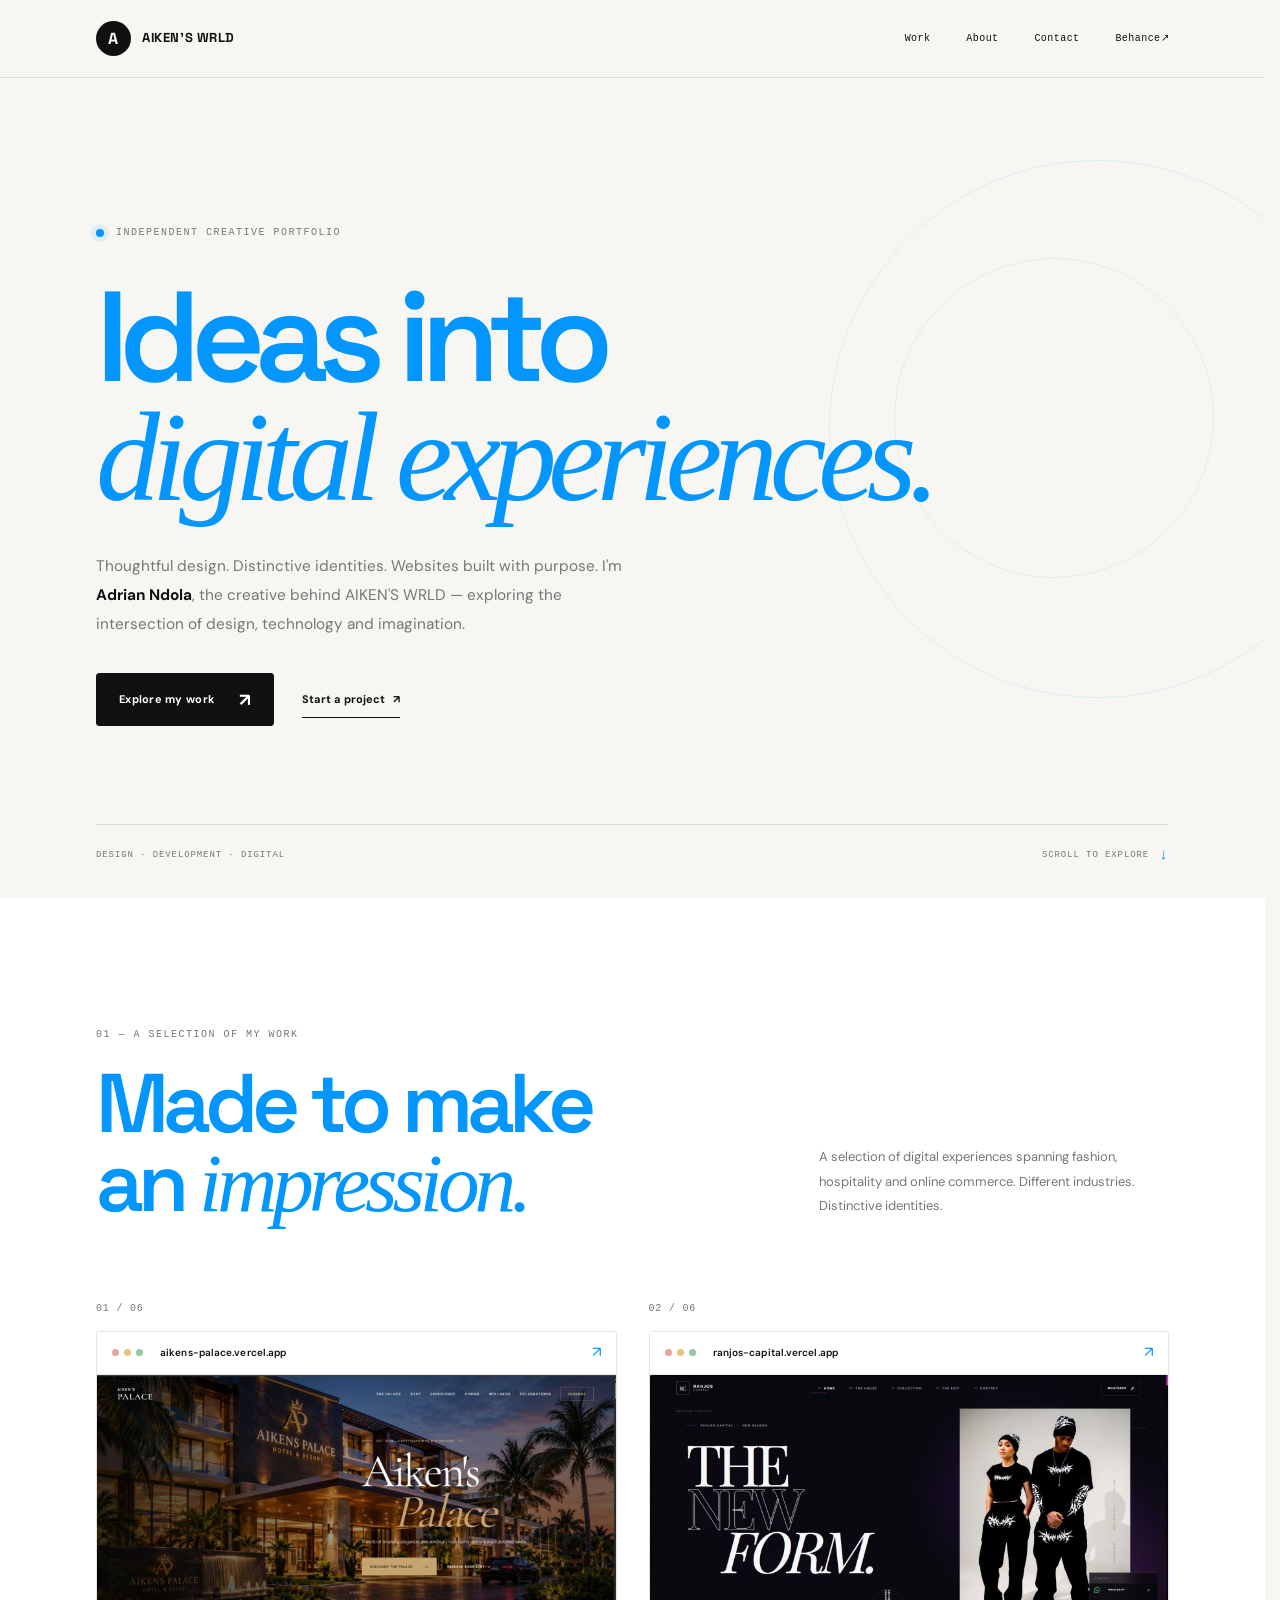
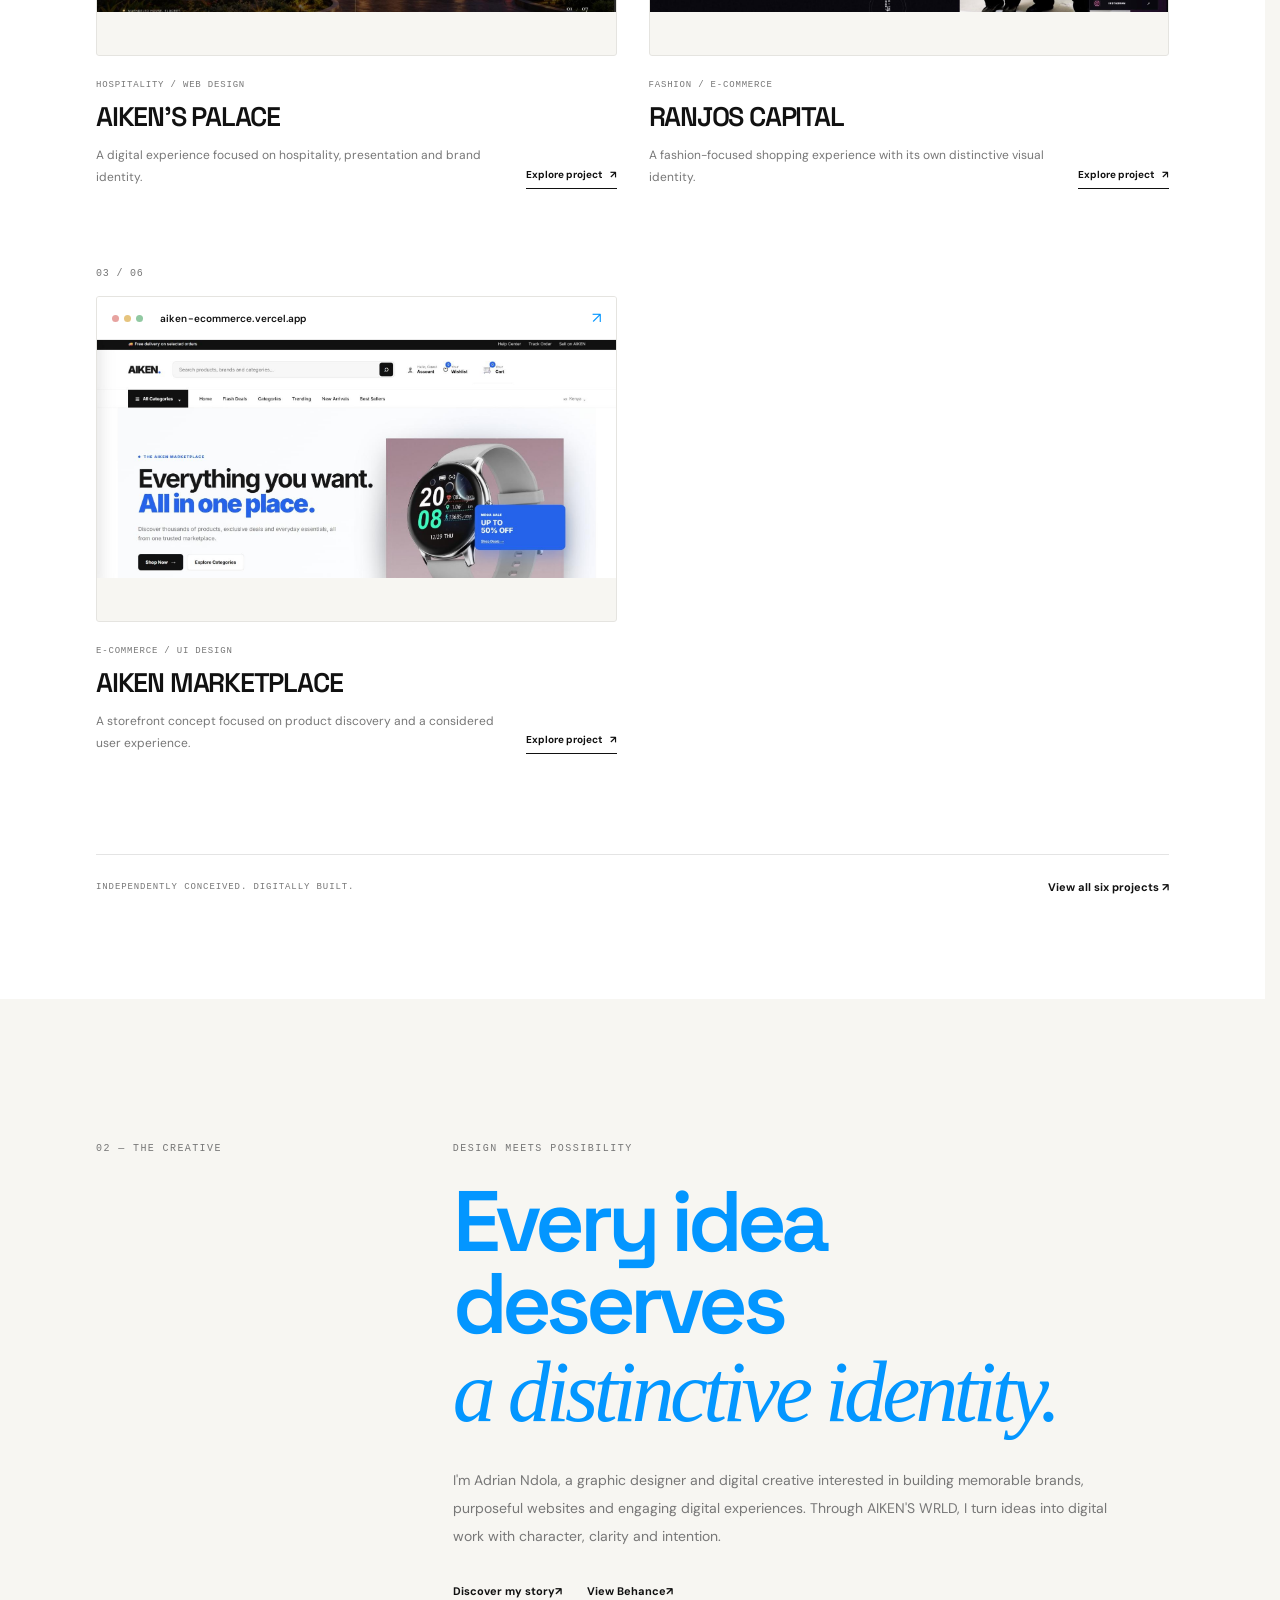
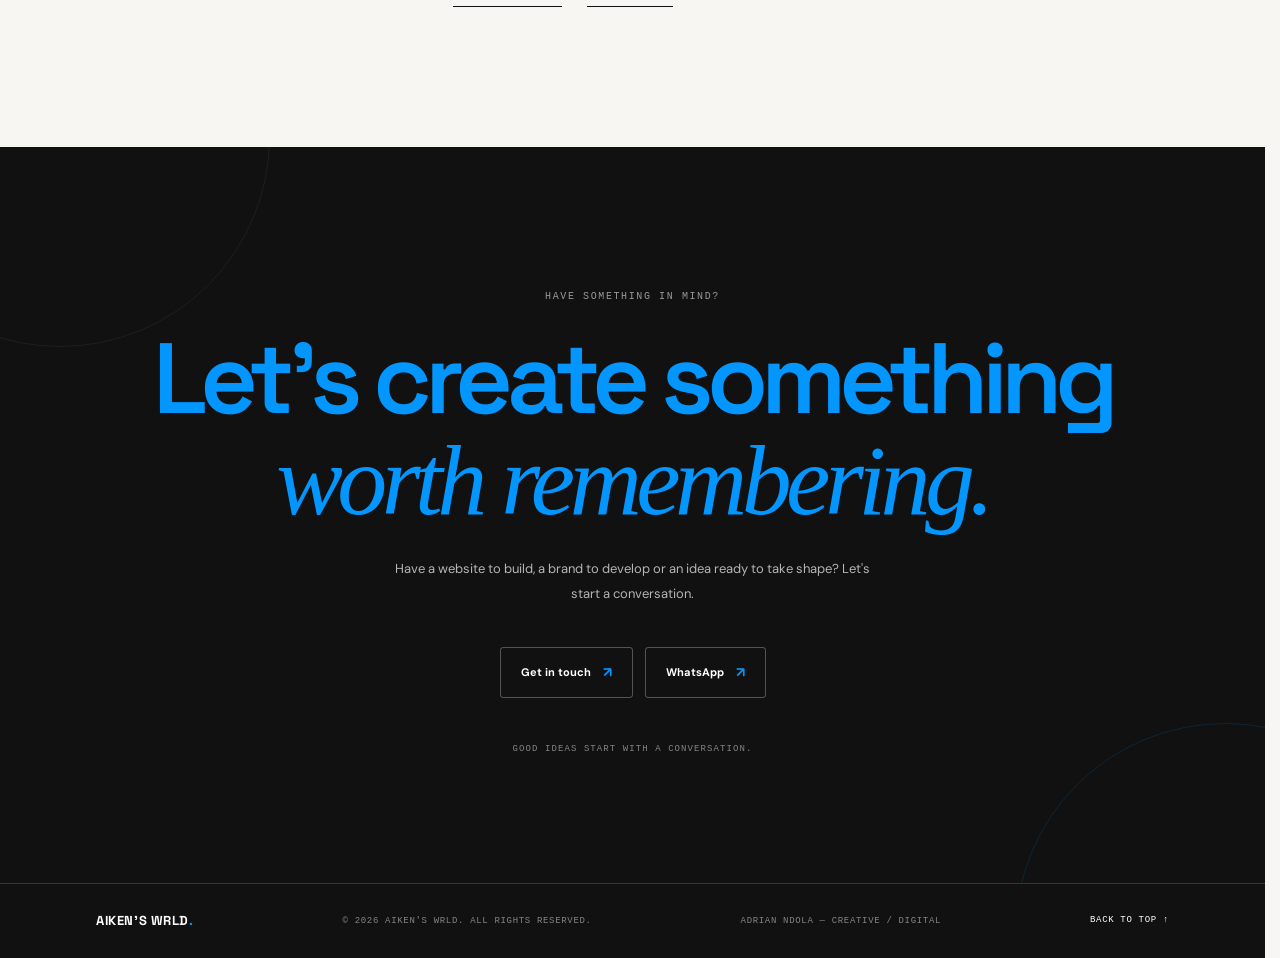
<file: index.html>
<!DOCTYPE html>
<html lang="en">
<head>
    <meta charset="UTF-8">
    <meta name="viewport" content="width=device-width, initial-scale=1.0">
    <meta name="theme-color" content="#f7f6f2">

    <title>AIKEN'S WRLD — Adrian Ndola | Creative Portfolio</title>

    <meta name="description" content="Explore AIKEN'S WRLD, the creative portfolio of Adrian Ndola. Discover distinctive websites, e-commerce experiences, digital design and creative projects.">
    <meta name="author" content="Adrian Ndola">
    <meta name="robots" content="index, follow">

    <meta property="og:type" content="website">
    <meta property="og:title" content="AIKEN'S WRLD — Creative Portfolio">
    <meta property="og:description" content="Distinctive design. Thoughtful development. Digital experiences by Adrian Ndola.">
    <meta property="og:image" content="images/aikens-palace.jpg">

    <link rel="preconnect" href="https://fonts.googleapis.com">
    <link rel="preconnect" href="https://fonts.gstatic.com" crossorigin>
    <link href="https://fonts.googleapis.com/css2?family=DM+Sans:wght@400;500;600;700&family=Space+Grotesk:wght@400;500;600;700&display=swap" rel="stylesheet">

    <link rel="stylesheet" href="style.css">
    <link rel="icon" href="images/favicon.png" type="image/png">
</head>

<body>

    <a href="#main-content" class="skip-link">Skip to content</a>
    <div class="cursor-glow" aria-hidden="true"></div>

    <!-- MAIN NAVIGATION -->
    <header class="navbar">
        <a href="index.html" class="brand-mark" aria-label="AIKEN'S WRLD home">
            <span class="brand-symbol">A</span>
            <span class="brand-name">AIKEN'S WRLD</span>
        </a>

        <button class="menu-toggle" type="button"
            aria-label="Open navigation menu"
            aria-expanded="false"
            aria-controls="primary-navigation">
            <span></span>
            <span></span>
        </button>

        <nav id="primary-navigation" aria-label="Main navigation">
            <a href="work.html">Work</a>
            <a href="about.html">About</a>
            <a href="contact.html">Contact</a>
            <a href="https://www.behance.net/adrianndola"
               target="_blank" rel="noopener noreferrer">
                Behance <span aria-hidden="true">↗</span>
            </a>
        </nav>
    </header>

    <main id="main-content">

        <!-- HERO -->
        <section class="hero" id="home">

            <div class="hero-label">
                <span aria-hidden="true"></span>
                INDEPENDENT CREATIVE PORTFOLIO
            </div>

            <h1>
                Ideas into
                <em>digital experiences.</em>
            </h1>

            <p class="hero-description">
                Thoughtful design. Distinctive identities.
                Websites built with purpose.

                I'm <strong>Adrian Ndola</strong>, the creative behind
                AIKEN'S WRLD — exploring the intersection of design,
                technology and imagination.
            </p>

            <div class="hero-buttons">
                <a href="work.html" class="primary-button">
                    Explore my work <span aria-hidden="true">↗</span>
                </a>

                <a href="contact.html" class="secondary-link">
                    Start a project <span aria-hidden="true">↗</span>
                </a>
            </div>

            <div class="hero-meta">
                <span>DESIGN · DEVELOPMENT · DIGITAL</span>
                <span class="scroll-text">
                    SCROLL TO EXPLORE <span aria-hidden="true">↓</span>
                </span>
            </div>

        </section>

        <!-- FEATURED WORK -->
        <section class="work" id="featured-work">

            <div class="section-header">
                <div class="section-heading">
                    <span class="section-label">01 — A SELECTION OF MY WORK</span>
                    <h2>Made to make an <em>impression.</em></h2>
                </div>

                <p>
                    A selection of digital experiences spanning
                    fashion, hospitality and online commerce.
                    Different industries. Distinctive identities.
                </p>
            </div>

            <div class="projects">

                <!-- PROJECT 01 -->
                <article class="project">
                    <span class="project-number">01 / 06</span>

                    <a href="https://aikens-palace.vercel.app/"
                       target="_blank" rel="noopener noreferrer"
                       class="project-preview-link"
                       aria-label="Explore AIKEN'S PALACE">
                        <div class="website-preview palace">
                            <div class="browser-bar">
                                <div class="browser-dots" aria-hidden="true">
                                    <span></span><span></span><span></span>
                                </div>
                                <small>aikens-palace.vercel.app</small>
                                <span class="browser-action" aria-hidden="true">↗</span>
                            </div>
                            <div class="preview-content">
                                <img src="images/aikens-palace.jpg"
                                     alt="AIKEN'S PALACE website preview"
                                     loading="lazy" decoding="async">
                            </div>
                        </div>
                    </a>

                    <div class="project-info">
                        <div class="project-details">
                            <span class="project-category">HOSPITALITY / WEB DESIGN</span>
                            <h3>AIKEN'S PALACE</h3>
                            <p class="project-description">
                                A digital experience focused on hospitality,
                                presentation and brand identity.
                            </p>
                        </div>
                        <a href="https://aikens-palace.vercel.app/"
                           target="_blank" rel="noopener noreferrer"
                           class="view-site">
                            Explore project <span aria-hidden="true">↗</span>
                        </a>
                    </div>
                </article>

                <!-- PROJECT 02 -->
                <article class="project">
                    <span class="project-number">02 / 06</span>

                    <a href="https://ranjos-capital.vercel.app/"
                       target="_blank" rel="noopener noreferrer"
                       class="project-preview-link"
                       aria-label="Explore Ranjos Capital">
                        <div class="website-preview ranjos">
                            <div class="browser-bar">
                                <div class="browser-dots" aria-hidden="true">
                                    <span></span><span></span><span></span>
                                </div>
                                <small>ranjos-capital.vercel.app</small>
                                <span class="browser-action" aria-hidden="true">↗</span>
                            </div>
                            <div class="preview-content">
                                <img src="images/ranjos-capital.jpg"
                                     alt="Ranjos Capital fashion website preview"
                                     loading="lazy" decoding="async">
                            </div>
                        </div>
                    </a>

                    <div class="project-info">
                        <div class="project-details">
                            <span class="project-category">FASHION / E-COMMERCE</span>
                            <h3>RANJOS CAPITAL</h3>
                            <p class="project-description">
                                A fashion-focused shopping experience with
                                its own distinctive visual identity.
                            </p>
                        </div>
                        <a href="https://ranjos-capital.vercel.app/"
                           target="_blank" rel="noopener noreferrer"
                           class="view-site">
                            Explore project <span aria-hidden="true">↗</span>
                        </a>
                    </div>
                </article>

                <!-- PROJECT 03 -->
                <article class="project">
                    <span class="project-number">03 / 06</span>

                    <a href="https://aiken-ecommerce.vercel.app/"
                       target="_blank" rel="noopener noreferrer"
                       class="project-preview-link"
                       aria-label="Explore AIKEN Marketplace">
                        <div class="website-preview marketplace">
                            <div class="browser-bar">
                                <div class="browser-dots" aria-hidden="true">
                                    <span></span><span></span><span></span>
                                </div>
                                <small>aiken-ecommerce.vercel.app</small>
                                <span class="browser-action" aria-hidden="true">↗</span>
                            </div>
                            <div class="preview-content">
                                <img src="images/aiken-marketplace.jpg"
                                     alt="AIKEN Marketplace website preview"
                                     loading="lazy" decoding="async">
                            </div>
                        </div>
                    </a>

                    <div class="project-info">
                        <div class="project-details">
                            <span class="project-category">E-COMMERCE / UI DESIGN</span>
                            <h3>AIKEN MARKETPLACE</h3>
                            <p class="project-description">
                                A storefront concept focused on product
                                discovery and a considered user experience.
                            </p>
                        </div>
                        <a href="https://aiken-ecommerce.vercel.app/"
                           target="_blank" rel="noopener noreferrer"
                           class="view-site">
                            Explore project <span aria-hidden="true">↗</span>
                        </a>
                    </div>
                </article>

            </div>

            <div class="work-footer">
                <span>INDEPENDENTLY CONCEIVED. DIGITALLY BUILT.</span>
                <a href="work.html">View all six projects <span aria-hidden="true">↗</span></a>
            </div>

        </section>

        <!-- ABOUT PREVIEW -->
        <section class="about" id="about-preview">

            <div class="about-label">02 — THE CREATIVE</div>

            <div class="about-content">
                <span class="section-label">DESIGN MEETS POSSIBILITY</span>

                <h2>
                    Every idea deserves
                    <em>a distinctive identity.</em>
                </h2>

                <p>
                    I'm Adrian Ndola, a graphic designer and digital creative
                    interested in building memorable brands, purposeful
                    websites and engaging digital experiences.

                    Through AIKEN'S WRLD, I turn ideas into digital work
                    with character, clarity and intention.
                </p>

                <div class="about-links">
                    <a href="about.html">Discover my story <span aria-hidden="true">↗</span></a>
                    <a href="https://www.behance.net/adrianndola"
                       target="_blank" rel="noopener noreferrer">
                        View Behance <span aria-hidden="true">↗</span>
                    </a>
                </div>
            </div>

        </section>

        <!-- CONTACT PREVIEW -->
        <section class="cta" id="contact-preview">

            <span class="cta-label">HAVE SOMETHING IN MIND?</span>

            <h2>
                Let's create something
                <em>worth remembering.</em>
            </h2>

            <p class="cta-description">
                Have a website to build, a brand to develop or an idea
                ready to take shape? Let's start a conversation.
            </p>

            <div class="cta-contact">
                <a href="contact.html" class="cta-button">
                    Get in touch <span aria-hidden="true">↗</span>
                </a>

                <a href="https://wa.me/254794624359"
                   target="_blank" rel="noopener noreferrer"
                   class="cta-button">
                    WhatsApp <span aria-hidden="true">↗</span>
                </a>
            </div>

            <span class="cta-note">GOOD IDEAS START WITH A CONVERSATION.</span>

        </section>

    </main>

    <!-- FOOTER -->
    <footer class="site-footer">
        <a href="index.html" class="footer-brand">
            AIKEN'S WRLD<span aria-hidden="true">.</span>
        </a>

        <span class="footer-credit">
            © <span id="current-year">2026</span> AIKEN'S WRLD. ALL RIGHTS RESERVED.
        </span>

        <span class="footer-creator">ADRIAN NDOLA — CREATIVE / DIGITAL</span>

        <a href="#home" class="back-to-top">BACK TO TOP ↑</a>
    </footer>

    <script src="script.js"></script>
    <script>
        document.addEventListener("DOMContentLoaded", () => {
            const toggle = document.querySelector(".menu-toggle");
            const nav = document.querySelector("#primary-navigation");
            const year = document.querySelector("#current-year");

            if (year) year.textContent = new Date().getFullYear();

            if (!toggle || !nav) return;

            const closeMenu = () => {
                toggle.setAttribute("aria-expanded", "false");
                toggle.setAttribute("aria-label", "Open navigation menu");
                nav.classList.remove("is-open");
            };

            toggle.addEventListener("click", () => {
                const open = toggle.getAttribute("aria-expanded") === "true";

                toggle.setAttribute("aria-expanded", String(!open));
                toggle.setAttribute(
                    "aria-label",
                    open ? "Open navigation menu" : "Close navigation menu"
                );

                nav.classList.toggle("is-open", !open);
            });

            nav.querySelectorAll("a").forEach(link => {
                link.addEventListener("click", closeMenu);
            });

            document.addEventListener("keydown", event => {
                if (event.key === "Escape") closeMenu();
            });
        });
    </script>

</body>
</html>
</file>
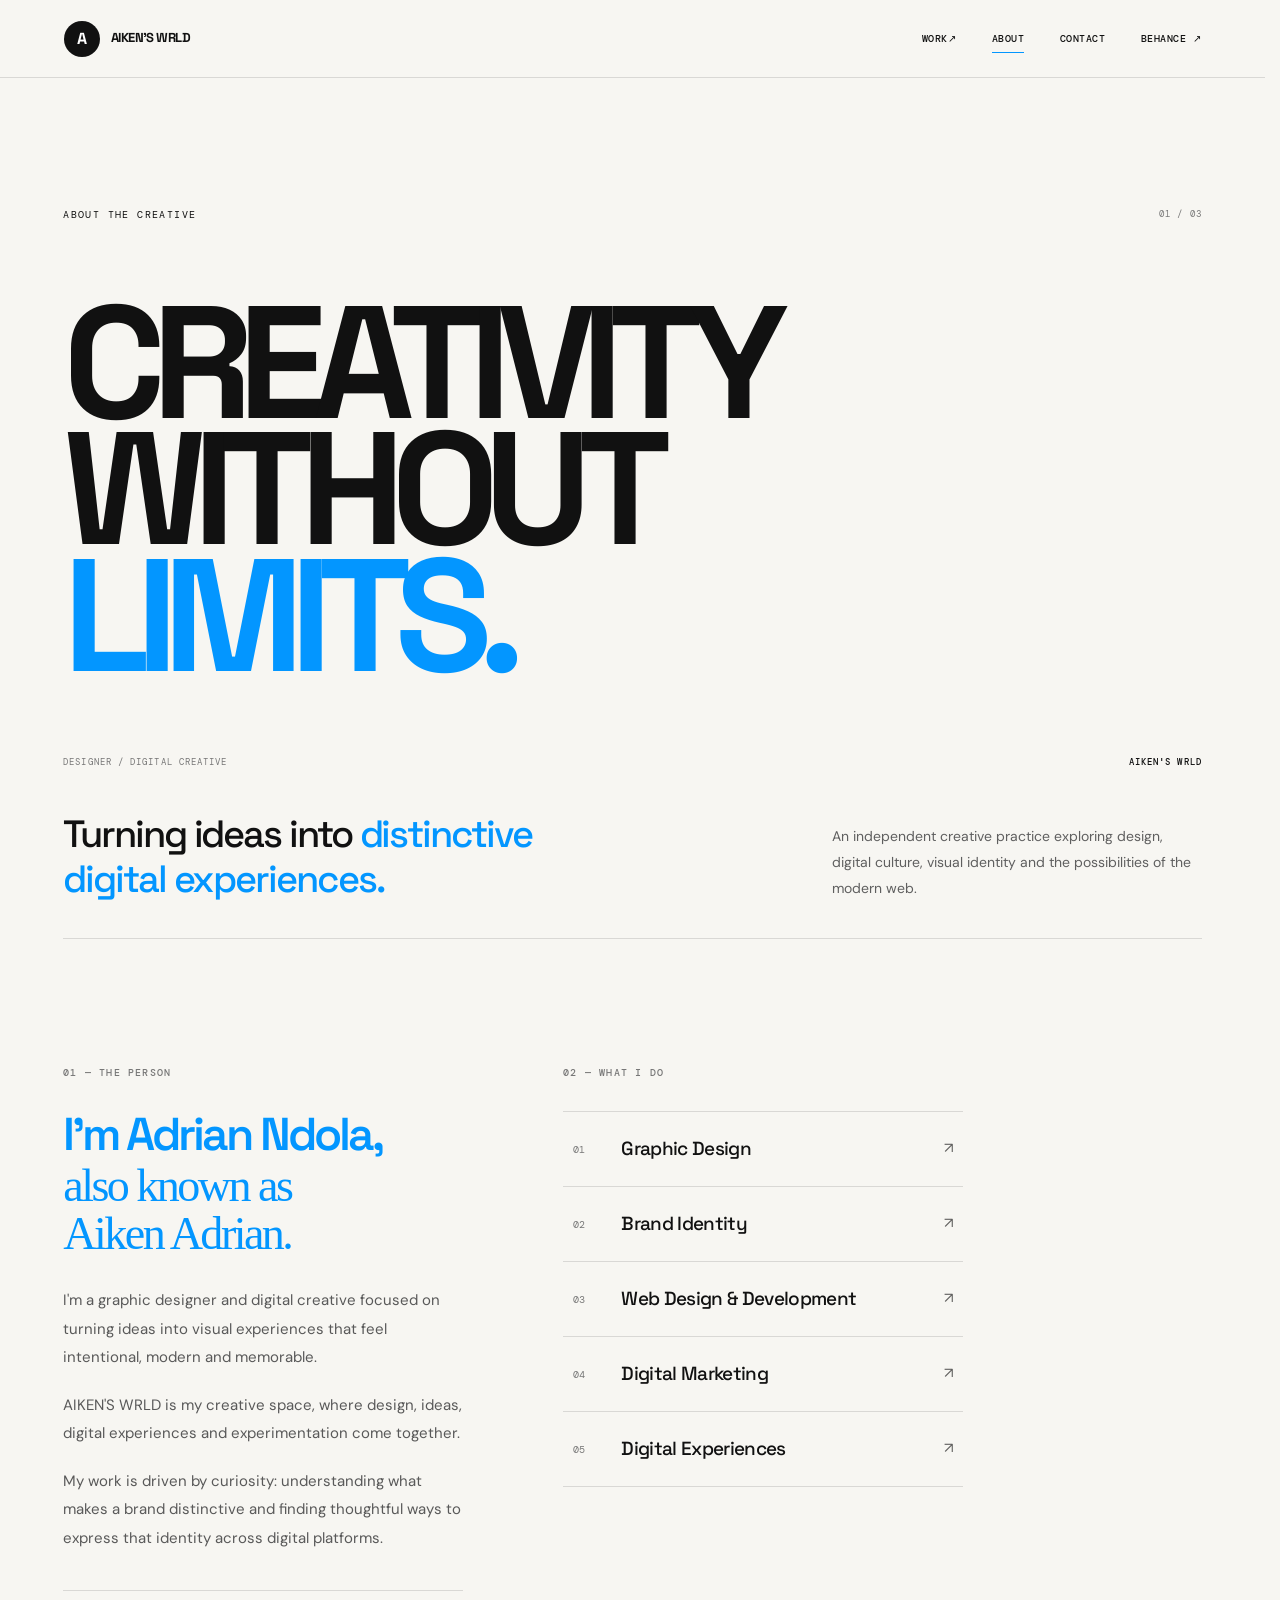
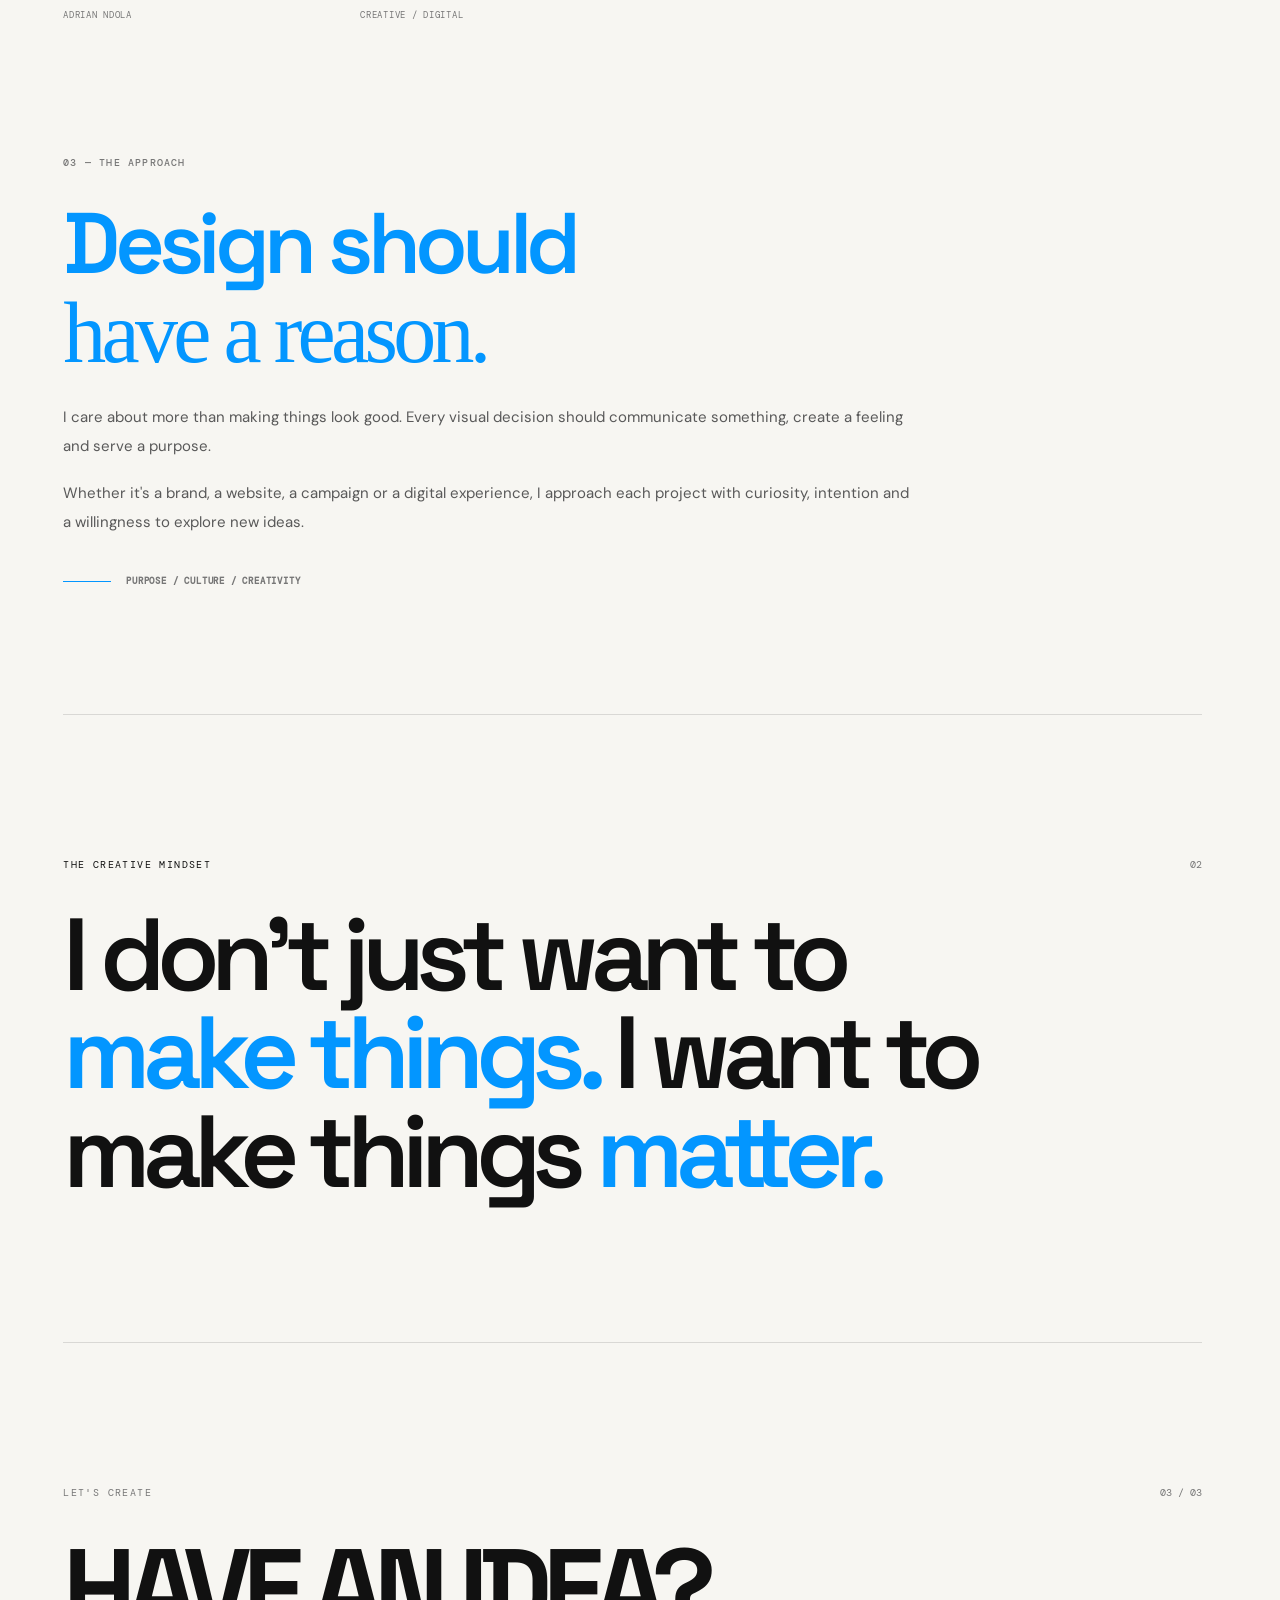
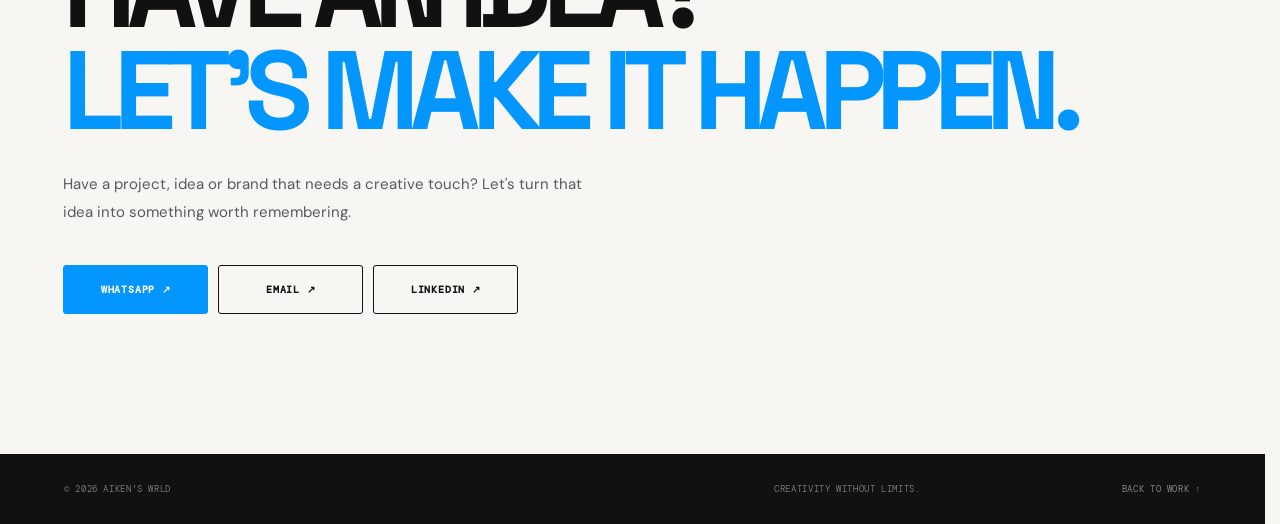
<file: about.html>
<!DOCTYPE html>
<html lang="en">
<head>
    <meta charset="UTF-8">
    <meta name="viewport" content="width=device-width, initial-scale=1.0">
    <meta name="theme-color" content="#f7f6f2">
    <meta name="description" content="Meet Adrian Ndola, the graphic designer and digital creative behind AIKEN'S WRLD. Explore brand identity, web design, digital marketing and creative direction.">
    <meta name="author" content="Adrian Ndola">
    <meta name="robots" content="index, follow">

    <meta property="og:type" content="website">
    <meta property="og:title" content="About — AIKEN'S WRLD">
    <meta property="og:description" content="Creativity without limits. Discover the creative mind behind AIKEN'S WRLD.">

    <title>About — AIKEN'S WRLD | Adrian Ndola</title>

    <link rel="preconnect" href="https://fonts.googleapis.com">
    <link rel="preconnect" href="https://fonts.gstatic.com" crossorigin>
    <link href="https://fonts.googleapis.com/css2?family=DM+Mono:wght@400;500&family=DM+Sans:wght@400;500;600;700&family=Space+Grotesk:wght@400;500;600;700&display=swap" rel="stylesheet">

    <link rel="stylesheet" href="style.css">

    <style>
        :root {
            --black: #111111;
            --white: #ffffff;
            --cream: #f7f6f2;
            --gray: #777777;
            --light-gray: #e8e8e8;
            --blue: #0396ff;
            --border: rgba(17, 17, 17, .13);
            --display: "Space Grotesk", sans-serif;
            --body: "DM Sans", sans-serif;
            --mono: "DM Mono", monospace;
        }

        * {
            box-sizing: border-box;
        }

        html {
            scroll-behavior: smooth;
            scroll-padding-top: 100px;
        }

        body {
            margin: 0;
            background: var(--cream);
            color: var(--black);
            font-family: var(--body);
            -webkit-font-smoothing: antialiased;
        }

        body::selection,
        body *::selection {
            background: var(--blue);
            color: var(--white);
        }

        a {
            color: inherit;
            text-decoration: none;
            -webkit-tap-highlight-color: transparent;
        }

        a:focus-visible {
            outline: 2px solid var(--blue);
            outline-offset: 5px;
        }

        button {
            font: inherit;
        }

        .skip-link {
            position: fixed;
            top: 12px;
            left: 12px;
            z-index: 2000;
            padding: 12px 18px;
            background: var(--black);
            color: var(--white);
            transform: translateY(-160%);
        }

        .skip-link:focus {
            transform: translateY(0);
        }

        /* NAVIGATION */

        .navbar {
            position: sticky;
            top: 0;
            z-index: 1000;
            display: flex;
            align-items: center;
            justify-content: space-between;
            gap: 24px;
            min-height: 78px;
            padding: 16px 5vw;
            border-bottom: 1px solid var(--border);
            background: rgba(247, 246, 242, .94);
            backdrop-filter: blur(18px);
            -webkit-backdrop-filter: blur(18px);
        }

        .logo {
            display: inline-flex;
            align-items: center;
            gap: 11px;
            flex-shrink: 0;
            font-family: var(--display);
            font-size: 13px;
            font-weight: 700;
            letter-spacing: -.045em;
        }

        .logo-symbol {
            display: grid;
            width: 36px;
            height: 36px;
            place-items: center;
            border-radius: 50%;
            background: var(--black);
            color: var(--white);
            font-size: 16px;
            transition: background .25s ease, transform .25s ease;
        }

        .logo:hover .logo-symbol {
            background: var(--blue);
            transform: rotate(-8deg);
        }

        .nav-right {
            display: flex;
            align-items: center;
            gap: clamp(15px, 2.7vw, 36px);
        }

        .nav-right a {
            position: relative;
            padding: 8px 0;
            font-family: var(--mono);
            font-size: 10px;
            letter-spacing: .06em;
            color: var(--gray);
            transition: color .25s ease;
        }

        .nav-right a:hover,
        .nav-right a.active {
            color: var(--blue);
        }

        .nav-right a::after {
            position: absolute;
            right: 0;
            bottom: 1px;
            left: 0;
            height: 1px;
            background: var(--blue);
            content: "";
            transform: scaleX(0);
            transform-origin: left;
            transition: transform .25s ease;
        }

        .nav-right a:hover::after,
        .nav-right a.active::after {
            transform: scaleX(1);
        }

        .menu-toggle {
            display: none;
            width: 42px;
            height: 42px;
            padding: 10px;
            border: 1px solid var(--border);
            background: transparent;
            cursor: pointer;
        }

        .menu-toggle span {
            display: block;
            width: 100%;
            height: 1px;
            margin: 5px 0;
            background: var(--black);
            transition: transform .25s ease;
        }

        .menu-toggle[aria-expanded="true"] span:first-child {
            transform: translateY(3px) rotate(45deg);
        }

        .menu-toggle[aria-expanded="true"] span:last-child {
            transform: translateY(-3px) rotate(-45deg);
        }

        /* SHARED ELEMENTS */

        .mono,
        .eyebrow,
        .intro-number,
        .intro-bottom,
        .about-label,
        .signature-line,
        .approach-line,
        .statement-number,
        .cta-top,
        footer {
            font-family: var(--mono);
        }

        .eyebrow {
            margin: 0;
            font-size: 10px;
            letter-spacing: .14em;
            line-height: 1.8;
        }

        .blue {
            color: var(--blue);
        }

        /* PAGE INTRO */

        .about-page,
        .statement,
        .about-cta {
            width: 90%;
            max-width: 1320px;
            margin-inline: auto;
        }

        .about-page {
            padding: clamp(76px, 10vw, 135px) 0 125px;
        }

        .about-intro {
            padding-bottom: 36px;
            margin-bottom: clamp(75px, 10vw, 125px);
            border-bottom: 1px solid var(--border);
        }

        .intro-top,
        .intro-bottom {
            display: flex;
            align-items: center;
            justify-content: space-between;
            gap: 20px;
        }

        .intro-number,
        .intro-bottom {
            font-size: 9px;
            letter-spacing: .12em;
            color: var(--gray);
        }

        .intro-bottom p {
            margin: 0;
        }

        .intro-bottom strong {
            color: var(--black);
            font-weight: 500;
        }

        .about-intro h1 {
            margin: clamp(42px, 6vw, 76px) 0;
            font-family: var(--display);
            font-size: clamp(64px, 12.5vw, 172px);
            font-weight: 700;
            letter-spacing: -.09em;
            line-height: .79;
        }

        .about-intro h1 em,
        .about-block h2 em,
        .statement h2 em,
        .about-cta h2 em {
            color: var(--blue);
            font-style: normal;
        }

        .intro-description {
            display: grid;
            grid-template-columns: 1fr minmax(220px, 370px);
            align-items: end;
            gap: 30px;
            margin-top: 42px;
        }

        .intro-description h2 {
            max-width: 580px;
            margin: 0;
            font-family: var(--display);
            font-size: clamp(23px, 3vw, 38px);
            font-weight: 500;
            letter-spacing: -.055em;
            line-height: 1.18;
        }

        .intro-description p {
            margin: 0;
            color: #5f5f5f;
            font-size: 14px;
            line-height: 1.85;
        }

        /* MAIN CONTENT */

        .about-content {
            display: grid;
            grid-template-columns: minmax(0, 1fr) minmax(0, 1fr);
            gap: clamp(65px, 9vw, 120px) clamp(40px, 8vw, 100px);
        }

        .about-block {
            min-width: 0;
            max-width: 620px;
        }

        .about-label {
            margin: 0 0 30px;
            color: var(--gray);
            font-size: 10px;
            letter-spacing: .12em;
        }

        .about-block h2 {
            margin: 0 0 28px;
            font-family: var(--display);
            font-size: clamp(32px, 3.6vw, 48px);
            font-weight: 600;
            letter-spacing: -.065em;
            line-height: 1.04;
        }

        .about-block p:not(.about-label) {
            margin: 0 0 19px;
            color: #595959;
            font-size: 15px;
            line-height: 1.9;
        }

        .about-block p strong {
            color: var(--black);
        }

        .signature-line {
            display: flex;
            flex-wrap: wrap;
            justify-content: space-between;
            gap: 15px;
            margin-top: 38px;
            padding-top: 17px;
            border-top: 1px solid var(--border);
            color: var(--gray);
            font-size: 9px;
            letter-spacing: .08em;
        }

        /* SERVICES */

        .skills {
            border-top: 1px solid var(--border);
        }

        .skill {
            display: grid;
            grid-template-columns: 36px minmax(0, 1fr) 25px;
            align-items: center;
            gap: 12px;
            min-height: 75px;
            padding: 0 10px;
            border-bottom: 1px solid var(--border);
            transition: background .3s ease, padding .3s ease, color .3s ease;
        }

        .skill:hover {
            padding-inline: 17px;
            background: var(--black);
            color: var(--white);
        }

        .skill > span:first-child {
            color: var(--gray);
            font-family: var(--mono);
            font-size: 10px;
            transition: color .3s ease;
        }

        .skill:hover > span:first-child,
        .skill:hover .skill-arrow {
            color: var(--blue);
        }

        .skill h3 {
            margin: 0;
            font-family: var(--display);
            font-size: clamp(15px, 1.7vw, 19px);
            font-weight: 500;
            letter-spacing: -.035em;
        }

        .skill-arrow {
            text-align: right;
            opacity: .65;
            transition: color .3s ease, transform .3s ease;
        }

        .skill:hover .skill-arrow {
            opacity: 1;
            transform: translate(3px, -3px);
        }

        /* APPROACH */

        .approach-block {
            grid-column: 1 / -1;
            max-width: 850px;
            padding-top: 15px;
        }

        .approach-block h2 {
            max-width: 780px;
            font-size: clamp(45px, 7.5vw, 86px);
            line-height: .98;
        }

        .approach-line {
            display: flex;
            align-items: center;
            gap: 15px;
            margin-top: 38px;
            color: var(--gray);
            font-size: 9px;
            letter-spacing: .09em;
        }

        .approach-line span {
            width: 48px;
            height: 1px;
            flex-shrink: 0;
            background: var(--blue);
        }

        /* STATEMENT */

        .statement {
            position: relative;
            padding: clamp(85px, 11vw, 145px) 0;
            border-top: 1px solid var(--border);
            border-bottom: 1px solid var(--border);
        }

        .statement-number {
            position: absolute;
            top: clamp(85px, 11vw, 145px);
            right: 0;
            color: var(--gray);
            font-size: 10px;
        }

        .statement h2 {
            max-width: 1050px;
            margin: 32px 0 0;
            font-family: var(--display);
            font-size: clamp(45px, 8vw, 112px);
            font-weight: 600;
            letter-spacing: -.08em;
            line-height: .96;
        }

        /* CONTACT CTA */

        .about-cta {
            padding: clamp(90px, 11vw, 145px) 0;
        }

        .cta-top {
            display: flex;
            align-items: center;
            justify-content: space-between;
            gap: 20px;
            color: var(--gray);
            font-size: 10px;
        }

        .about-cta h2 {
            margin: 36px 0 27px;
            font-family: var(--display);
            font-size: clamp(48px, 8.7vw, 120px);
            font-weight: 700;
            letter-spacing: -.085em;
            line-height: .92;
        }

        .cta-description {
            max-width: 550px;
            margin: 0 0 38px;
            color: #595959;
            font-size: 15px;
            line-height: 1.9;
        }

        .cta-buttons {
            display: flex;
            flex-wrap: wrap;
            gap: 10px;
        }

        .cta-button {
            display: inline-flex;
            min-width: 145px;
            min-height: 49px;
            align-items: center;
            justify-content: center;
            padding: 14px 21px;
            border: 1px solid var(--black);
            background: transparent;
            color: var(--black);
            font-family: var(--mono);
            font-size: 10px;
            letter-spacing: .08em;
            transition: color .25s ease, background .25s ease, border-color .25s ease, transform .25s ease;
        }

        .cta-button:hover {
            transform: translateY(-3px);
            background: var(--black);
            color: var(--white);
        }

        .cta-button.primary {
            border-color: var(--blue);
            background: var(--blue);
            color: var(--white);
        }

        .cta-button.primary:hover {
            border-color: var(--black);
            background: var(--black);
        }

        /* FOOTER */

        .site-footer {
            display: grid;
            grid-template-columns: 1fr 1fr auto;
            align-items: center;
            gap: 20px;
            padding: 26px 5vw;
            border-top: 1px solid var(--border);
        }

        .site-footer p {
            margin: 0;
            color: var(--gray);
            font-family: var(--mono);
            font-size: 9px;
            letter-spacing: .07em;
            line-height: 1.8;
        }

        .site-footer p:nth-child(2) {
            text-align: center;
        }

        .site-footer a {
            font-family: var(--mono);
            font-size: 9px;
            letter-spacing: .07em;
            transition: color .25s ease;
        }

        .site-footer a:hover {
            color: var(--blue);
        }

        /* REVEAL ANIMATIONS */

        .reveal {
            opacity: 0;
            transform: translateY(22px);
            transition: opacity .75s ease, transform .75s cubic-bezier(.2, .7, .2, 1);
        }

        .reveal.is-visible {
            opacity: 1;
            transform: translateY(0);
        }

        @media (prefers-reduced-motion: reduce) {
            html {
                scroll-behavior: auto;
            }

            *,
            *::before,
            *::after {
                animation-duration: .01ms !important;
                animation-iteration-count: 1 !important;
                transition-duration: .01ms !important;
                scroll-behavior: auto !important;
            }

            .reveal {
                opacity: 1;
                transform: none;
            }
        }

        /* TABLET */

        @media (max-width: 800px) {
            .navbar {
                min-height: 70px;
                padding-block: 14px;
            }

            .nav-right {
                gap: 16px;
            }

            .nav-right a {
                font-size: 9px;
            }

            .about-page {
                padding: 80px 0 95px;
            }

            .about-intro {
                margin-bottom: 80px;
            }

            .about-intro h1 {
                font-size: clamp(58px, 13.5vw, 105px);
                line-height: .86;
            }

            .intro-description {
                grid-template-columns: 1fr;
                gap: 18px;
            }

            .about-content {
                grid-template-columns: 1fr;
                gap: 68px;
            }

            .approach-block {
                grid-column: auto;
                padding-top: 0;
            }

            .statement h2 {
                font-size: clamp(43px, 9vw, 76px);
            }

            .about-cta h2 {
                font-size: clamp(45px, 10vw, 80px);
            }

            .site-footer {
                grid-template-columns: 1fr;
                gap: 12px;
            }

            .site-footer p:nth-child(2) {
                text-align: left;
            }
        }

        /* MOBILE NAVIGATION */

        @media (max-width: 600px) {
            .navbar {
                gap: 12px;
            }

            .logo {
                font-size: 11px;
            }

            .logo-symbol {
                width: 32px;
                height: 32px;
            }

            .menu-toggle {
                display: block;
                flex-shrink: 0;
            }

            .nav-right {
                position: absolute;
                top: calc(100% + 1px);
                right: 0;
                left: 0;
                display: none;
                align-items: stretch;
                gap: 0;
                padding: 12px 5vw 20px;
                border-bottom: 1px solid var(--border);
                background: var(--cream);
            }

            .nav-right.is-open {
                display: flex;
                flex-direction: column;
            }

            .nav-right a {
                padding: 15px 0;
                border-bottom: 1px solid var(--border);
                font-size: 10px;
            }

            .nav-right a:last-child {
                border-bottom: 0;
            }

            .nav-right a::after {
                display: none;
            }

            .about-page {
                width: 90%;
                padding-top: 58px;
            }

            .about-intro h1 {
                font-size: 16.5vw;
                letter-spacing: -.08em;
                margin: 42px 0;
            }

            .intro-top {
                align-items: flex-start;
            }

            .intro-bottom {
                align-items: flex-start;
                font-size: 8px;
                letter-spacing: .05em;
            }

            .intro-bottom p {
                max-width: 65%;
            }

            .about-block h2 {
                font-size: 34px;
            }

            .about-block p:not(.about-label) {
                font-size: 14px;
                line-height: 1.85;
            }

            .skill {
                grid-template-columns: 28px minmax(0, 1fr) 20px;
                gap: 9px;
                min-height: 66px;
            }

            .skill h3 {
                font-size: 15px;
            }

            .approach-block h2 {
                font-size: clamp(42px, 11vw, 54px);
            }

            .statement {
                padding: 75px 0;
            }

            .statement-number {
                top: 75px;
            }

            .statement h2 {
                font-size: 12.2vw;
                line-height: 1;
            }

            .about-cta {
                padding: 78px 0 85px;
            }

            .about-cta h2 {
                font-size: 11.8vw;
                line-height: .98;
            }

            .cta-description {
                font-size: 14px;
                line-height: 1.85;
            }

            .cta-buttons {
                flex-direction: column;
            }

            .cta-button {
                width: 100%;
            }

            .site-footer {
                padding: 25px 5vw;
            }
        }
    </style>
</head>

<body>

    <a class="skip-link" href="#main-content">Skip to content</a>

    <!-- NAVIGATION -->

    <header class="navbar">
        <a href="index.html" class="logo" aria-label="AIKEN'S WRLD home">
            <span class="logo-symbol" aria-hidden="true">A</span>
            <span>AIKEN'S WRLD</span>
        </a>

        <button
            class="menu-toggle"
            type="button"
            aria-label="Open navigation menu"
            aria-expanded="false"
            aria-controls="primary-navigation">
            <span></span>
            <span></span>
        </button>

        <nav class="nav-right" id="primary-navigation" aria-label="Main navigation">
            <a href="index.html">WORK <span aria-hidden="true">↗</span></a>
            <a href="about.html" class="active" aria-current="page">ABOUT</a>
            <a href="contact.html">CONTACT</a>
            <a href="https://www.behance.net/adrianndola"
               target="_blank"
               rel="noopener noreferrer">
                BEHANCE ↗
            </a>
        </nav>
    </header>

    <main id="main-content">

        <!-- INTRODUCTION -->

        <section class="about-page" aria-labelledby="about-heading">

            <div class="about-intro reveal">

                <div class="intro-top">
                    <p class="eyebrow">ABOUT THE CREATIVE</p>
                    <span class="intro-number">01 / 03</span>
                </div>

                <h1 id="about-heading">
                    CREATIVITY<br>
                    WITHOUT<br>
                    <em>LIMITS.</em>
                </h1>

                <div class="intro-bottom">
                    <p>DESIGNER / DIGITAL CREATIVE</p>
                    <strong>AIKEN'S WRLD</strong>
                </div>

                <div class="intro-description">
                    <h2>
                        Turning ideas into
                        <span class="blue">distinctive digital experiences.</span>
                    </h2>

                    <p>
                        An independent creative practice exploring design,
                        digital culture, visual identity and the possibilities
                        of the modern web.
                    </p>
                </div>

            </div>

            <div class="about-content">

                <!-- WHO I AM -->

                <section class="about-block who-block reveal">

                    <p class="about-label">01 — THE PERSON</p>

                    <h2>
                        I'm Adrian Ndola,
                        <em>also known as Aiken Adrian.</em>
                    </h2>

                    <p>
                        I'm a graphic designer and digital creative focused
                        on turning ideas into visual experiences that feel
                        intentional, modern and memorable.
                    </p>

                    <p>
                        AIKEN'S WRLD is my creative space, where design,
                        ideas, digital experiences and experimentation
                        come together.
                    </p>

                    <p>
                        My work is driven by curiosity: understanding what
                        makes a brand distinctive and finding thoughtful
                        ways to express that identity across digital platforms.
                    </p>

                    <div class="signature-line">
                        <span>ADRIAN NDOLA</span>
                        <span>CREATIVE / DIGITAL</span>
                    </div>

                </section>

                <!-- SERVICES -->

                <section class="about-block reveal">

                    <p class="about-label">02 — WHAT I DO</p>

                    <div class="skills">

                        <div class="skill">
                            <span>01</span>
                            <h3>Graphic Design</h3>
                            <span class="skill-arrow" aria-hidden="true">↗</span>
                        </div>

                        <div class="skill">
                            <span>02</span>
                            <h3>Brand Identity</h3>
                            <span class="skill-arrow" aria-hidden="true">↗</span>
                        </div>

                        <div class="skill">
                            <span>03</span>
                            <h3>Web Design & Development</h3>
                            <span class="skill-arrow" aria-hidden="true">↗</span>
                        </div>

                        <div class="skill">
                            <span>04</span>
                            <h3>Digital Marketing</h3>
                            <span class="skill-arrow" aria-hidden="true">↗</span>
                        </div>

                        <div class="skill">
                            <span>05</span>
                            <h3>Digital Experiences</h3>
                            <span class="skill-arrow" aria-hidden="true">↗</span>
                        </div>

                    </div>

                </section>

                <!-- CREATIVE APPROACH -->

                <section class="about-block approach-block reveal">

                    <p class="about-label">03 — THE APPROACH</p>

                    <h2>
                        Design should
                        <em>have a reason.</em>
                    </h2>

                    <p>
                        I care about more than making things look good.
                        Every visual decision should communicate something,
                        create a feeling and serve a purpose.
                    </p>

                    <p>
                        Whether it's a brand, a website, a campaign or a
                        digital experience, I approach each project with
                        curiosity, intention and a willingness to explore
                        new ideas.
                    </p>

                    <div class="approach-line">
                        <span aria-hidden="true"></span>
                        <strong>PURPOSE / CULTURE / CREATIVITY</strong>
                    </div>

                </section>

            </div>
        </section>

        <!-- CREATIVE STATEMENT -->

        <section class="statement reveal" aria-labelledby="statement-heading">

            <span class="statement-number">02</span>

            <p class="eyebrow">THE CREATIVE MINDSET</p>

            <h2 id="statement-heading">
                I don't just want to
                <em>make things.</em>
                I want to make things
                <em>matter.</em>
            </h2>

        </section>

        <!-- CONTACT CTA -->

        <section class="about-cta reveal" aria-labelledby="cta-heading">

            <div class="cta-top">
                <p class="eyebrow">LET'S CREATE</p>
                <span>03 / 03</span>
            </div>

            <h2 id="cta-heading">
                HAVE AN IDEA?<br>
                <em>LET'S MAKE IT HAPPEN.</em>
            </h2>

            <p class="cta-description">
                Have a project, idea or brand that needs a creative touch?
                Let's turn that idea into something worth remembering.
            </p>

            <div class="cta-buttons">

                <a href="https://wa.me/254794624359"
                   target="_blank"
                   rel="noopener noreferrer"
                   class="cta-button primary">
                    WHATSAPP ↗
                </a>

                <a href="mailto:thecreativeaiken@gmail.com?subject=Project%20Inquiry"
                   class="cta-button">
                    EMAIL ↗
                </a>

                <a href="https://www.linkedin.com/in/adrian-ndola-awour-3a61433a2/"
                   target="_blank"
                   rel="noopener noreferrer"
                   class="cta-button">
                    LINKEDIN ↗
                </a>

            </div>

        </section>

    </main>

    <!-- FOOTER -->

    <footer class="site-footer">
        <p>© <span id="current-year">2026</span> AIKEN'S WRLD</p>
        <p>CREATIVITY WITHOUT LIMITS.</p>
        <a href="index.html">BACK TO WORK ↑</a>
    </footer>

    <script>
        document.addEventListener("DOMContentLoaded", () => {
            const menuToggle = document.querySelector(".menu-toggle");
            const navigation = document.querySelector("#primary-navigation");
            const year = document.querySelector("#current-year");

            if (year) {
                year.textContent = new Date().getFullYear();
            }

            if (menuToggle && navigation) {
                const closeMenu = () => {
                    menuToggle.setAttribute("aria-expanded", "false");
                    menuToggle.setAttribute("aria-label", "Open navigation menu");
                    navigation.classList.remove("is-open");
                };

                menuToggle.addEventListener("click", () => {
                    const isOpen =
                        menuToggle.getAttribute("aria-expanded") === "true";

                    menuToggle.setAttribute("aria-expanded", String(!isOpen));
                    menuToggle.setAttribute(
                        "aria-label",
                        isOpen ? "Open navigation menu" : "Close navigation menu"
                    );

                    navigation.classList.toggle("is-open", !isOpen);
                });

                navigation.querySelectorAll("a").forEach((link) => {
                    link.addEventListener("click", closeMenu);
                });

                document.addEventListener("keydown", (event) => {
                    if (event.key === "Escape") closeMenu();
                });

                window.addEventListener("resize", () => {
                    if (window.innerWidth > 600) closeMenu();
                });
            }

            const revealItems = document.querySelectorAll(".reveal");
            const reduceMotion = window.matchMedia(
                "(prefers-reduced-motion: reduce)"
            ).matches;

            if (reduceMotion || !("IntersectionObserver" in window)) {
                revealItems.forEach((item) => item.classList.add("is-visible"));
                return;
            }

            const revealObserver = new IntersectionObserver((entries, observer) => {
                entries.forEach((entry) => {
                    if (entry.isIntersecting) {
                        entry.target.classList.add("is-visible");
                        observer.unobserve(entry.target);
                    }
                });
            }, {
                threshold: 0.12
            });

            revealItems.forEach((item) => revealObserver.observe(item));
        });
    </script>

</body>
</html>
</file>
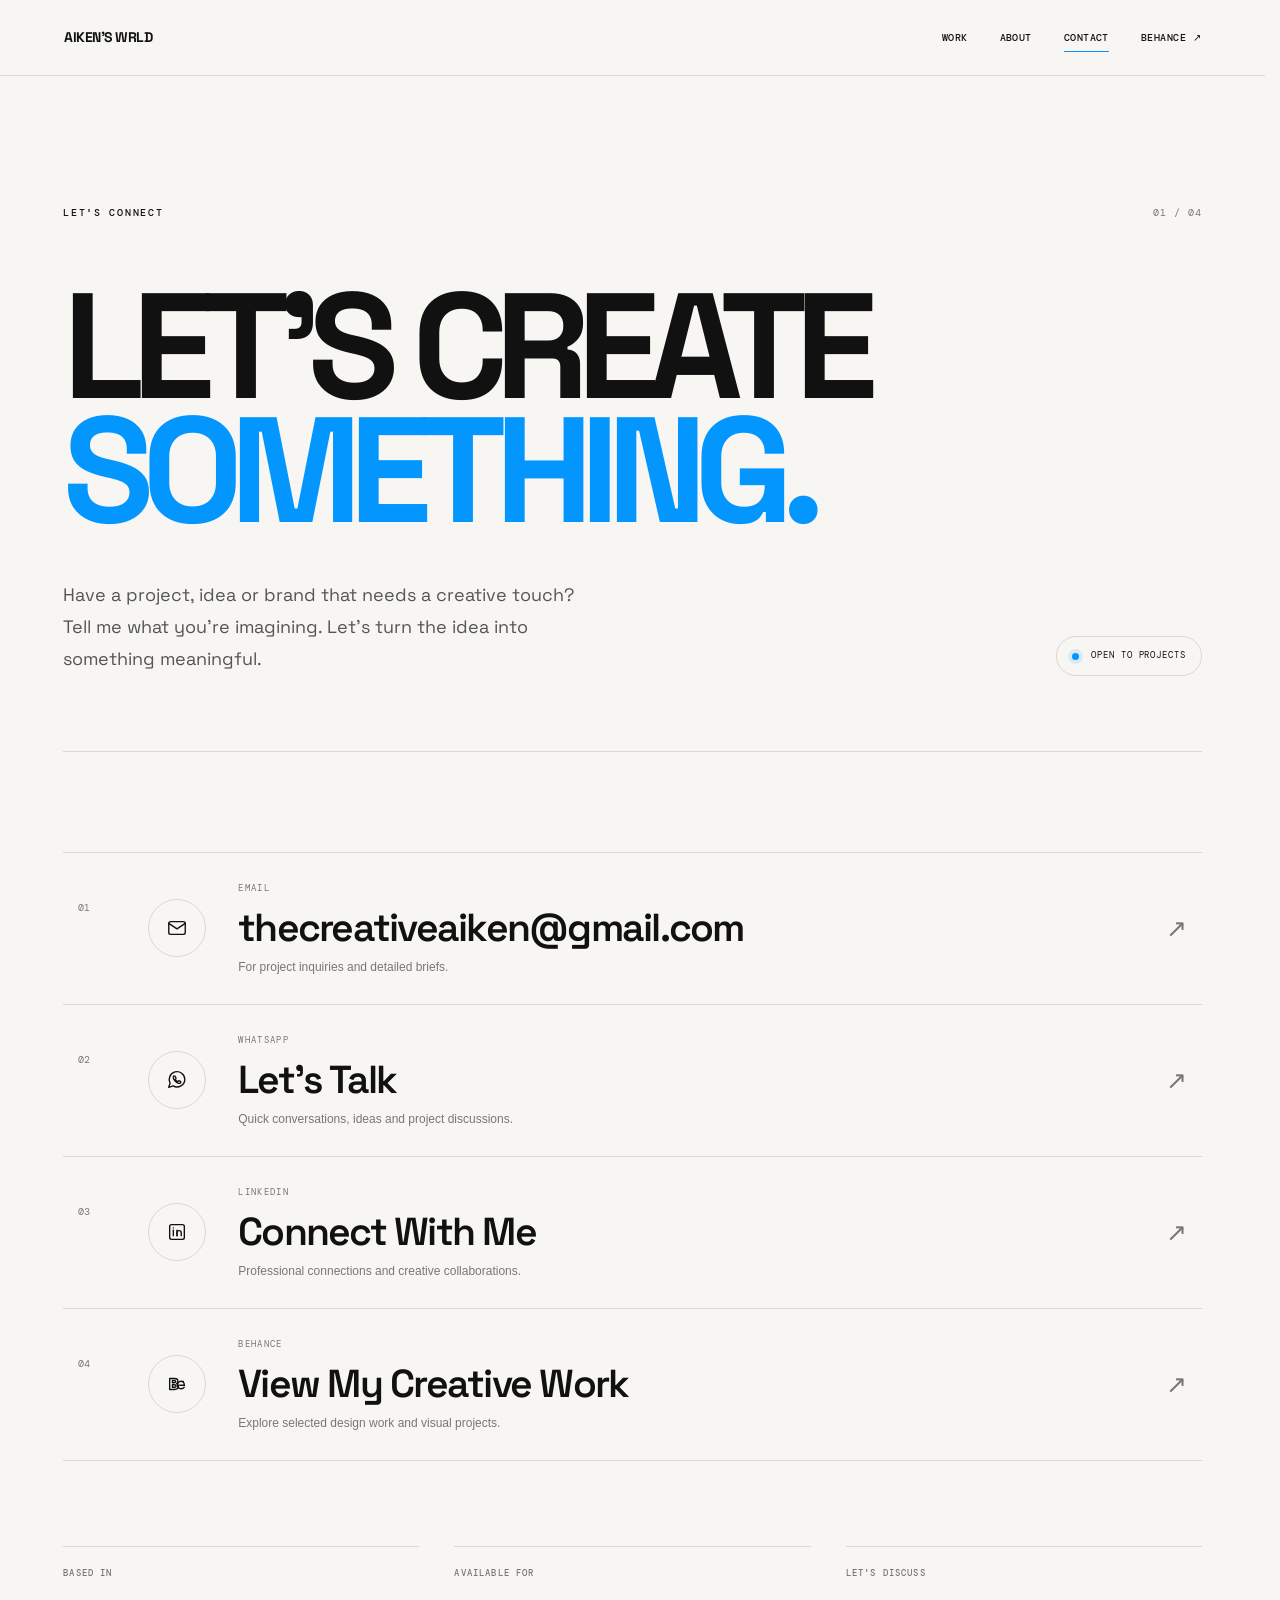
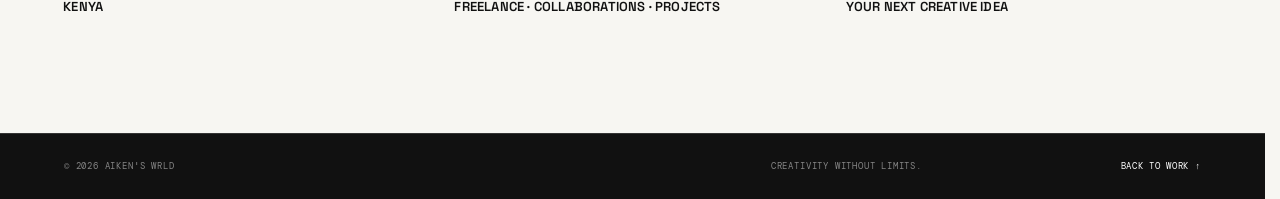
<file: contact.html>
<!DOCTYPE html>
<html lang="en">

<head>
    <meta charset="UTF-8">
    <meta name="viewport" content="width=device-width, initial-scale=1.0">
    <meta name="theme-color" content="#f7f6f2">

    <title>Contact — AIKEN'S WRLD | Adrian Ndola</title>

    <meta name="description"
        content="Get in touch with Adrian Ndola for graphic design, brand identity, web design and digital creative projects through AIKEN'S WRLD.">

    <meta property="og:title" content="Let's Create Something — AIKEN'S WRLD">
    <meta property="og:description"
        content="Have a project, idea or brand that needs a creative touch? Let's make it happen.">
    <meta property="og:type" content="website">

    <link rel="preconnect" href="https://fonts.googleapis.com">
    <link rel="preconnect" href="https://fonts.gstatic.com" crossorigin>

    <link
        href="https://fonts.googleapis.com/css2?family=DM+Mono:wght@400;500&family=Space+Grotesk:wght@400;500;600;700&display=swap"
        rel="stylesheet">

    <link rel="stylesheet" href="style.css">

    <style>
        /* =========================================
           AIKEN'S WRLD — PREMIUM CONTACT PAGE
           Existing brand palette preserved
        ========================================= */

        :root {
            --contact-black: #111111;
            --contact-white: #ffffff;
            --contact-cream: #f7f6f2;
            --contact-gray: #777777;
            --contact-light-gray: #e8e8e8;
            --contact-blue: #0396ff;
            --contact-border: rgba(17, 17, 17, 0.13);
            --contact-ease: cubic-bezier(0.22, 1, 0.36, 1);
        }

        /* Base */

        html {
            scroll-behavior: smooth;
            scroll-padding-top: 90px;
        }

        body {
            background: var(--contact-cream);
            color: var(--contact-black);
            -webkit-font-smoothing: antialiased;
        }

        body,
        button,
        a {
            -webkit-tap-highlight-color: transparent;
        }

        a:focus-visible {
            outline: 2px solid var(--contact-blue);
            outline-offset: 5px;
        }

        /* Navigation */

        .navbar {
            min-height: 76px;
            padding: 18px 5vw;
            background: rgba(247, 246, 242, 0.96);
            border-bottom: 1px solid var(--contact-border);
            z-index: 1000;
        }

        .navbar .logo {
            color: var(--contact-black);
            font-family: "Space Grotesk", sans-serif;
            font-size: 14px;
            font-weight: 700;
            letter-spacing: -0.035em;
        }

        .navbar nav {
            gap: clamp(16px, 2.5vw, 34px);
        }

        .navbar nav a {
            font-family: "DM Mono", monospace;
            font-size: 10px;
            letter-spacing: 0.045em;
        }

        .navbar nav a::after {
            background: var(--contact-blue);
        }

        .navbar nav a.active::after {
            width: 100%;
            background: var(--contact-blue);
        }

        /* Main container */

        .contact-page {
            width: 90%;
            max-width: 1280px;
            margin: 0 auto;
            padding: clamp(70px, 10vw, 135px) 0 115px;
        }

        /* Hero */

        .contact-intro {
            position: relative;
            padding-bottom: clamp(40px, 6vw, 75px);
            margin-bottom: clamp(55px, 8vw, 100px);
            border-bottom: 1px solid var(--contact-border);
        }

        .contact-top-line,
        .contact-intro-bottom {
            display: flex;
            align-items: center;
            justify-content: space-between;
            gap: 24px;
        }

        .eyebrow,
        .about-label,
        .contact-index,
        .availability-dot,
        .contact-number,
        .contact-info > p,
        .contact-bottom p:first-child,
        .contact-bottom p,
        footer p,
        footer a {
            font-family: "DM Mono", monospace;
        }

        .eyebrow {
            margin: 0;
            font-size: 10px;
            font-weight: 500;
            letter-spacing: 0.17em;
        }

        .contact-index {
            font-size: 10px;
            letter-spacing: 0.1em;
            color: var(--contact-gray);
        }

        .contact-intro h1 {
            margin: clamp(35px, 5vw, 65px) 0 45px;
            font-family: "Space Grotesk", sans-serif;
            font-size: clamp(66px, 11.7vw, 158px);
            font-weight: 700;
            line-height: 0.83;
            letter-spacing: -0.085em;
        }

        .contact-intro h1 em {
            color: var(--contact-blue);
            font-style: normal;
        }

        .contact-intro-bottom {
            align-items: flex-end;
        }

        .contact-description {
            max-width: 540px;
            margin: 0;
            color: #555555;
            font-family: "Space Grotesk", sans-serif;
            font-size: clamp(15px, 1.5vw, 18px);
            line-height: 1.8;
        }

        .availability-dot {
            display: inline-flex;
            align-items: center;
            gap: 12px;
            flex-shrink: 0;
            padding: 11px 15px;
            border: 1px solid var(--contact-border);
            border-radius: 100px;
            font-size: 9px;
            letter-spacing: 0.1em;
        }

        .availability-dot::before {
            content: "";
            width: 7px;
            height: 7px;
            border-radius: 50%;
            background: var(--contact-blue);
            box-shadow: 0 0 0 4px rgba(3, 150, 255, 0.12);
        }

        /* Contact list */

        .contact-options {
            border-top: 1px solid var(--contact-border);
        }

        .contact-card {
            position: relative;
            isolation: isolate;
            display: grid;
            grid-template-columns: 42px 62px minmax(0, 1fr) 30px;
            align-items: center;
            gap: clamp(14px, 2.2vw, 28px);
            min-width: 0;
            padding: 28px 15px;
            overflow: hidden;
            color: var(--contact-black);
            text-decoration: none;
            border-bottom: 1px solid var(--contact-border);
            transition:
                padding 0.45s var(--contact-ease),
                color 0.35s ease;
        }

        .contact-card::before {
            content: "";
            position: absolute;
            z-index: -1;
            inset: 0;
            background: var(--contact-black);
            transform: scaleY(0);
            transform-origin: bottom;
            transition: transform 0.45s var(--contact-ease);
        }

        .contact-card:hover::before,
        .contact-card:focus-visible::before {
            transform: scaleY(1);
        }

        .contact-card:hover,
        .contact-card:focus-visible {
            padding-left: 25px;
            padding-right: 25px;
            color: var(--contact-white);
        }

        .contact-number {
            align-self: start;
            padding-top: 18px;
            font-size: 10px;
            color: var(--contact-gray);
            transition: color 0.3s ease;
        }

        .contact-card:hover .contact-number,
        .contact-card:focus-visible .contact-number {
            color: rgba(255, 255, 255, 0.55);
        }

        /* Icons */

        .contact-icon {
            width: 58px;
            height: 58px;
            display: flex;
            align-items: center;
            justify-content: center;
            border: 1px solid var(--contact-border);
            border-radius: 50%;
            color: var(--contact-black);
            background: transparent;
            transition:
                transform 0.45s var(--contact-ease),
                background 0.35s ease,
                border-color 0.35s ease,
                color 0.35s ease;
        }

        .contact-icon svg {
            width: 22px;
            height: 22px;
            fill: none;
            stroke: currentColor;
            stroke-width: 1.5;
            stroke-linecap: round;
            stroke-linejoin: round;
        }

        .contact-card:hover .contact-icon,
        .contact-card:focus-visible .contact-icon {
            transform: rotate(-8deg) scale(1.04);
            background: var(--contact-blue);
            border-color: var(--contact-blue);
            color: var(--contact-white);
        }

        /* Contact details */

        .contact-info {
            min-width: 0;
        }

        .contact-info > p {
            margin: 0 0 10px;
            font-size: 9px;
            letter-spacing: 0.15em;
            color: var(--contact-gray);
            transition: color 0.3s ease;
        }

        .contact-card:hover .contact-info > p,
        .contact-card:focus-visible .contact-info > p {
            color: rgba(255, 255, 255, 0.55);
        }

        .contact-info h2 {
            margin: 0;
            font-family: "Space Grotesk", sans-serif;
            font-size: clamp(22px, 3.1vw, 39px);
            font-weight: 600;
            line-height: 1.12;
            letter-spacing: -0.045em;
            overflow-wrap: anywhere;
        }

        .contact-arrow {
            justify-self: end;
            font-size: 25px;
            color: var(--contact-gray);
            transition:
                color 0.3s ease,
                transform 0.35s var(--contact-ease);
        }

        .contact-card:hover .contact-arrow,
        .contact-card:focus-visible .contact-arrow {
            color: var(--contact-blue);
            transform: translate(4px, -4px);
        }

        /* Small descriptive hints */

        .contact-hint {
            display: block;
            margin-top: 8px;
            color: var(--contact-gray);
            font-family: "DM Sans", sans-serif;
            font-size: 12px;
            line-height: 1.5;
            transition: color 0.3s ease;
        }

        .contact-card:hover .contact-hint,
        .contact-card:focus-visible .contact-hint {
            color: rgba(255, 255, 255, 0.62);
        }

        /* Information strip */

        .contact-bottom {
            display: grid;
            grid-template-columns: repeat(3, minmax(0, 1fr));
            gap: 35px;
            margin-top: 85px;
        }

        .contact-bottom > div {
            min-width: 0;
            padding-top: 19px;
            border-top: 1px solid var(--contact-border);
        }

        .contact-bottom .about-label {
            margin: 0 0 15px;
            font-size: 9px;
            letter-spacing: 0.13em;
            color: var(--contact-gray);
        }

        .contact-bottom p:last-child {
            margin: 0;
            font-family: "Space Grotesk", sans-serif;
            font-size: 13px;
            font-weight: 600;
            line-height: 1.7;
            letter-spacing: 0.015em;
        }

        /* Footer */

        footer {
            display: grid !important;
            grid-template-columns: 1fr 1fr auto;
            align-items: center;
            gap: 25px;
            padding: 25px 5vw !important;
            background: var(--contact-cream);
            color: var(--contact-gray);
            border-top: 1px solid var(--contact-border);
        }

        footer p {
            margin: 0;
            font-size: 9px;
            letter-spacing: 0.09em;
        }

        footer p:nth-child(2) {
            text-align: center;
        }

        footer a {
            color: var(--contact-black);
            font-size: 9px;
            letter-spacing: 0.08em;
            text-decoration: none;
            transition: color 0.25s ease;
        }

        footer a:hover {
            color: var(--contact-blue);
        }

        /* Entrance animation */

        @keyframes contact-rise {
            from {
                opacity: 0;
                transform: translateY(18px);
            }

            to {
                opacity: 1;
                transform: translateY(0);
            }
        }

        @media (prefers-reduced-motion: no-preference) {
            .contact-intro {
                animation: contact-rise 0.8s var(--contact-ease) both;
            }

            .contact-options {
                animation: contact-rise 0.8s 0.12s var(--contact-ease) both;
            }

            .contact-bottom {
                animation: contact-rise 0.8s 0.2s var(--contact-ease) both;
            }
        }

        /* Tablet */

        @media (max-width: 800px) {
            .navbar {
                padding: 17px 5vw;
            }

            .navbar nav {
                gap: 16px;
            }

            .navbar nav a {
                font-size: 9px;
            }

            .contact-page {
                padding-top: 80px;
                padding-bottom: 85px;
            }

            .contact-intro h1 {
                font-size: clamp(58px, 13vw, 100px);
            }

            .contact-card {
                grid-template-columns: 28px 50px minmax(0, 1fr) 24px;
                gap: 14px;
                padding: 24px 5px;
            }

            .contact-icon {
                width: 46px;
                height: 46px;
            }

            .contact-icon svg {
                width: 20px;
                height: 20px;
            }

            .contact-info h2 {
                font-size: clamp(20px, 3.2vw, 28px);
            }

            .contact-card:hover,
            .contact-card:focus-visible {
                padding-left: 12px;
                padding-right: 12px;
            }

            .contact-bottom {
                gap: 20px;
                margin-top: 65px;
            }
        }

        /* Mobile */

        @media (max-width: 560px) {
            .navbar {
                min-height: 65px;
                padding: 15px 5vw;
            }

            .navbar .logo {
                font-size: 12px;
            }

            .navbar nav {
                gap: 12px;
            }

            .navbar nav a {
                font-size: 8px;
                letter-spacing: 0;
            }

            .navbar nav a:last-child {
                display: none;
            }

            .contact-page {
                width: 90%;
                padding-top: 60px;
                padding-bottom: 70px;
            }

            .contact-intro {
                padding-bottom: 35px;
                margin-bottom: 50px;
            }

            .eyebrow {
                font-size: 9px;
            }

            .contact-index {
                font-size: 9px;
            }

            .contact-intro h1 {
                margin: 38px 0 30px;
                font-size: clamp(53px, 12.8vw, 75px);
                line-height: 0.9;
                letter-spacing: -0.075em;
            }

            .contact-intro-bottom {
                align-items: flex-start;
                flex-direction: column;
                gap: 24px;
            }

            .contact-description {
                font-size: 15px;
                line-height: 1.8;
            }

            .availability-dot {
                padding: 10px 13px;
                font-size: 8px;
            }

            .contact-card {
                grid-template-columns: 20px 40px minmax(0, 1fr) 18px;
                gap: 10px;
                padding: 22px 0;
            }

            .contact-number {
                padding-top: 13px;
                font-size: 8px;
            }

            .contact-icon {
                width: 38px;
                height: 38px;
            }

            .contact-icon svg {
                width: 17px;
                height: 17px;
            }

            .contact-info > p {
                margin-bottom: 7px;
                font-size: 8px;
            }

            .contact-info h2 {
                font-size: clamp(16px, 4.5vw, 21px);
                line-height: 1.2;
                letter-spacing: -0.035em;
            }

            .contact-hint {
                font-size: 11px;
            }

            .contact-arrow {
                font-size: 19px;
            }

            .contact-card:hover,
            .contact-card:focus-visible {
                padding-left: 7px;
                padding-right: 7px;
            }

            .contact-bottom {
                grid-template-columns: 1fr;
                gap: 23px;
                margin-top: 55px;
            }

            .contact-bottom > div {
                padding-top: 15px;
            }

            .contact-bottom p:last-child {
                font-size: 12px;
            }

            footer {
                grid-template-columns: 1fr !important;
                gap: 13px;
                padding: 23px 5vw !important;
            }

            footer p,
            footer a {
                font-size: 8px;
            }

            footer p:nth-child(2) {
                text-align: left;
            }
        }

        /* Very small phones */

        @media (max-width: 360px) {
            .navbar nav {
                gap: 9px;
            }

            .navbar nav a {
                font-size: 7px;
            }

            .contact-card {
                grid-template-columns: 17px 34px minmax(0, 1fr) 15px;
                gap: 8px;
            }

            .contact-icon {
                width: 33px;
                height: 33px;
            }

            .contact-info h2 {
                font-size: 15px;
            }
        }

        /* Reduced motion accessibility */

        @media (prefers-reduced-motion: reduce) {
            *,
            *::before,
            *::after {
                scroll-behavior: auto !important;
                animation-duration: 0.01ms !important;
                animation-iteration-count: 1 !important;
                transition-duration: 0.01ms !important;
            }
        }
    </style>
</head>

<body>

    <!-- NAVIGATION -->

    <header class="navbar">

        <a href="index.html" class="logo" aria-label="AIKEN'S WRLD home">
            <span>AIKEN'S WRLD</span>
        </a>

        <nav aria-label="Main navigation">
            <a href="index.html">WORK</a>
            <a href="about.html">ABOUT</a>
            <a href="contact.html" class="active" aria-current="page">CONTACT</a>

            <a href="https://www.behance.net/adrianndola"
                target="_blank"
                rel="noopener noreferrer">
                BEHANCE ↗
            </a>
        </nav>

    </header>

    <main>

        <!-- CONTACT HERO -->

        <section class="contact-page">

            <div class="contact-intro">

                <div class="contact-top-line">
                    <p class="eyebrow">LET'S CONNECT</p>
                    <span class="contact-index">01 / 04</span>
                </div>

                <h1>
                    LET'S CREATE<br>
                    <em>SOMETHING.</em>
                </h1>

                <div class="contact-intro-bottom">

                    <p class="contact-description">
                        Have a project, idea or brand that needs a creative
                        touch? Tell me what you're imagining. Let's turn
                        the idea into something meaningful.
                    </p>

                    <span class="availability-dot">
                        OPEN TO PROJECTS
                    </span>

                </div>

            </div>

            <!-- CONTACT OPTIONS -->

            <div class="contact-options" aria-label="Ways to contact Adrian">

                <!-- EMAIL -->

                <a href="mailto:thecreativeaiken@gmail.com?subject=Project%20Inquiry"
                    class="contact-card">

                    <span class="contact-number">01</span>

                    <span class="contact-icon" aria-hidden="true">
                        <svg viewBox="0 0 24 24">
                            <rect x="3" y="5" width="18" height="14" rx="2"></rect>
                            <path d="M3 7l9 6 9-6"></path>
                        </svg>
                    </span>

                    <span class="contact-info">
                        <p>EMAIL</p>
                        <h2>thecreativeaiken@gmail.com</h2>
                        <span class="contact-hint">For project inquiries and detailed briefs.</span>
                    </span>

                    <span class="contact-arrow" aria-hidden="true">↗</span>

                </a>

                <!-- WHATSAPP -->

                <a href="https://wa.me/254794624359"
                    target="_blank"
                    rel="noopener noreferrer"
                    class="contact-card">

                    <span class="contact-number">02</span>

                    <span class="contact-icon" aria-hidden="true">
                        <svg viewBox="0 0 24 24">
                            <path d="M20.5 11.1a8.5 8.5 0 0 1-12.7 7.4L3 20l1.5-4.6A8.5 8.5 0 1 1 20.5 11.1Z"></path>
                            <path d="M8.5 8.2c.2-.4.4-.4.7-.4h.5c.2 0 .4.1.5.4l.7 1.7c.1.2.1.4-.1.6l-.5.6c-.1.1-.1.3 0 .5.5.9 1.2 1.6 2.1 2.1.2.1.4.1.5-.1l.6-.7c.1-.2.4-.2.6-.1l1.7.8c.2.1.3.3.3.5 0 .5-.2 1-.6 1.3-.4.3-1 .4-1.6.2-1.2-.3-2.5-1-3.7-2.2-1.1-1.1-1.9-2.4-2.2-3.6-.2-.6-.1-1.2.2-1.6.2-.1.3-.3.3-.5Z"></path>
                        </svg>
                    </span>

                    <span class="contact-info">
                        <p>WHATSAPP</p>
                        <h2>Let's Talk</h2>
                        <span class="contact-hint">Quick conversations, ideas and project discussions.</span>
                    </span>

                    <span class="contact-arrow" aria-hidden="true">↗</span>

                </a>

                <!-- LINKEDIN -->

                <a href="https://www.linkedin.com/in/adrian-ndola-awour-3a61433a2/"
                    target="_blank"
                    rel="noopener noreferrer"
                    class="contact-card">

                    <span class="contact-number">03</span>

                    <span class="contact-icon" aria-hidden="true">
                        <svg viewBox="0 0 24 24">
                            <rect x="4" y="4" width="16" height="16" rx="2"></rect>
                            <path d="M8 10v6"></path>
                            <path d="M8 7.5v.01"></path>
                            <path d="M12 16v-3.2a2.3 2.3 0 0 1 4.6 0V16"></path>
                            <path d="M12 10v6"></path>
                        </svg>
                    </span>

                    <span class="contact-info">
                        <p>LINKEDIN</p>
                        <h2>Connect With Me</h2>
                        <span class="contact-hint">Professional connections and creative collaborations.</span>
                    </span>

                    <span class="contact-arrow" aria-hidden="true">↗</span>

                </a>

                <!-- BEHANCE -->

                <a href="https://www.behance.net/adrianndola"
                    target="_blank"
                    rel="noopener noreferrer"
                    class="contact-card">

                    <span class="contact-number">04</span>

                    <span class="contact-icon" aria-hidden="true">
                        <svg viewBox="0 0 24 24">
                            <path d="M4 6h5.2c2.4 0 3.8 1.2 3.8 3 0 1.1-.6 2-1.6 2.5 1.4.4 2.2 1.4 2.2 2.8 0 2.2-1.7 3.7-4.4 3.7H4V6Z"></path>
                            <path d="M7 8.2v2.4h2c1 0 1.6-.4 1.6-1.2 0-.8-.6-1.2-1.6-1.2H7Z"></path>
                            <path d="M7 12.8v2.7h2.2c1.1 0 1.8-.5 1.8-1.4 0-.9-.7-1.3-1.8-1.3H7Z"></path>
                            <path d="M16 9.2h3"></path>
                            <path d="M15 13.4h5"></path>
                            <path d="M20 13.4c0-2.5-1.5-4.2-3.7-4.2-2.3 0-3.8 1.7-3.8 4s1.5 4 4 4c1.5 0 2.7-.6 3.4-1.7"></path>
                        </svg>
                    </span>

                    <span class="contact-info">
                        <p>BEHANCE</p>
                        <h2>View My Creative Work</h2>
                        <span class="contact-hint">Explore selected design work and visual projects.</span>
                    </span>

                    <span class="contact-arrow" aria-hidden="true">↗</span>

                </a>

            </div>

            <!-- DETAILS -->

            <div class="contact-bottom">

                <div>
                    <p class="about-label">BASED IN</p>
                    <p>KENYA</p>
                </div>

                <div>
                    <p class="about-label">AVAILABLE FOR</p>
                    <p>FREELANCE · COLLABORATIONS · PROJECTS</p>
                </div>

                <div>
                    <p class="about-label">LET'S DISCUSS</p>
                    <p>YOUR NEXT CREATIVE IDEA</p>
                </div>

            </div>

        </section>

    </main>

    <!-- FOOTER -->

    <footer>

        <p>© 2026 AIKEN'S WRLD</p>

        <p>CREATIVITY WITHOUT LIMITS.</p>

        <a href="index.html">BACK TO WORK ↑</a>

    </footer>

</body>
</html>
</file>
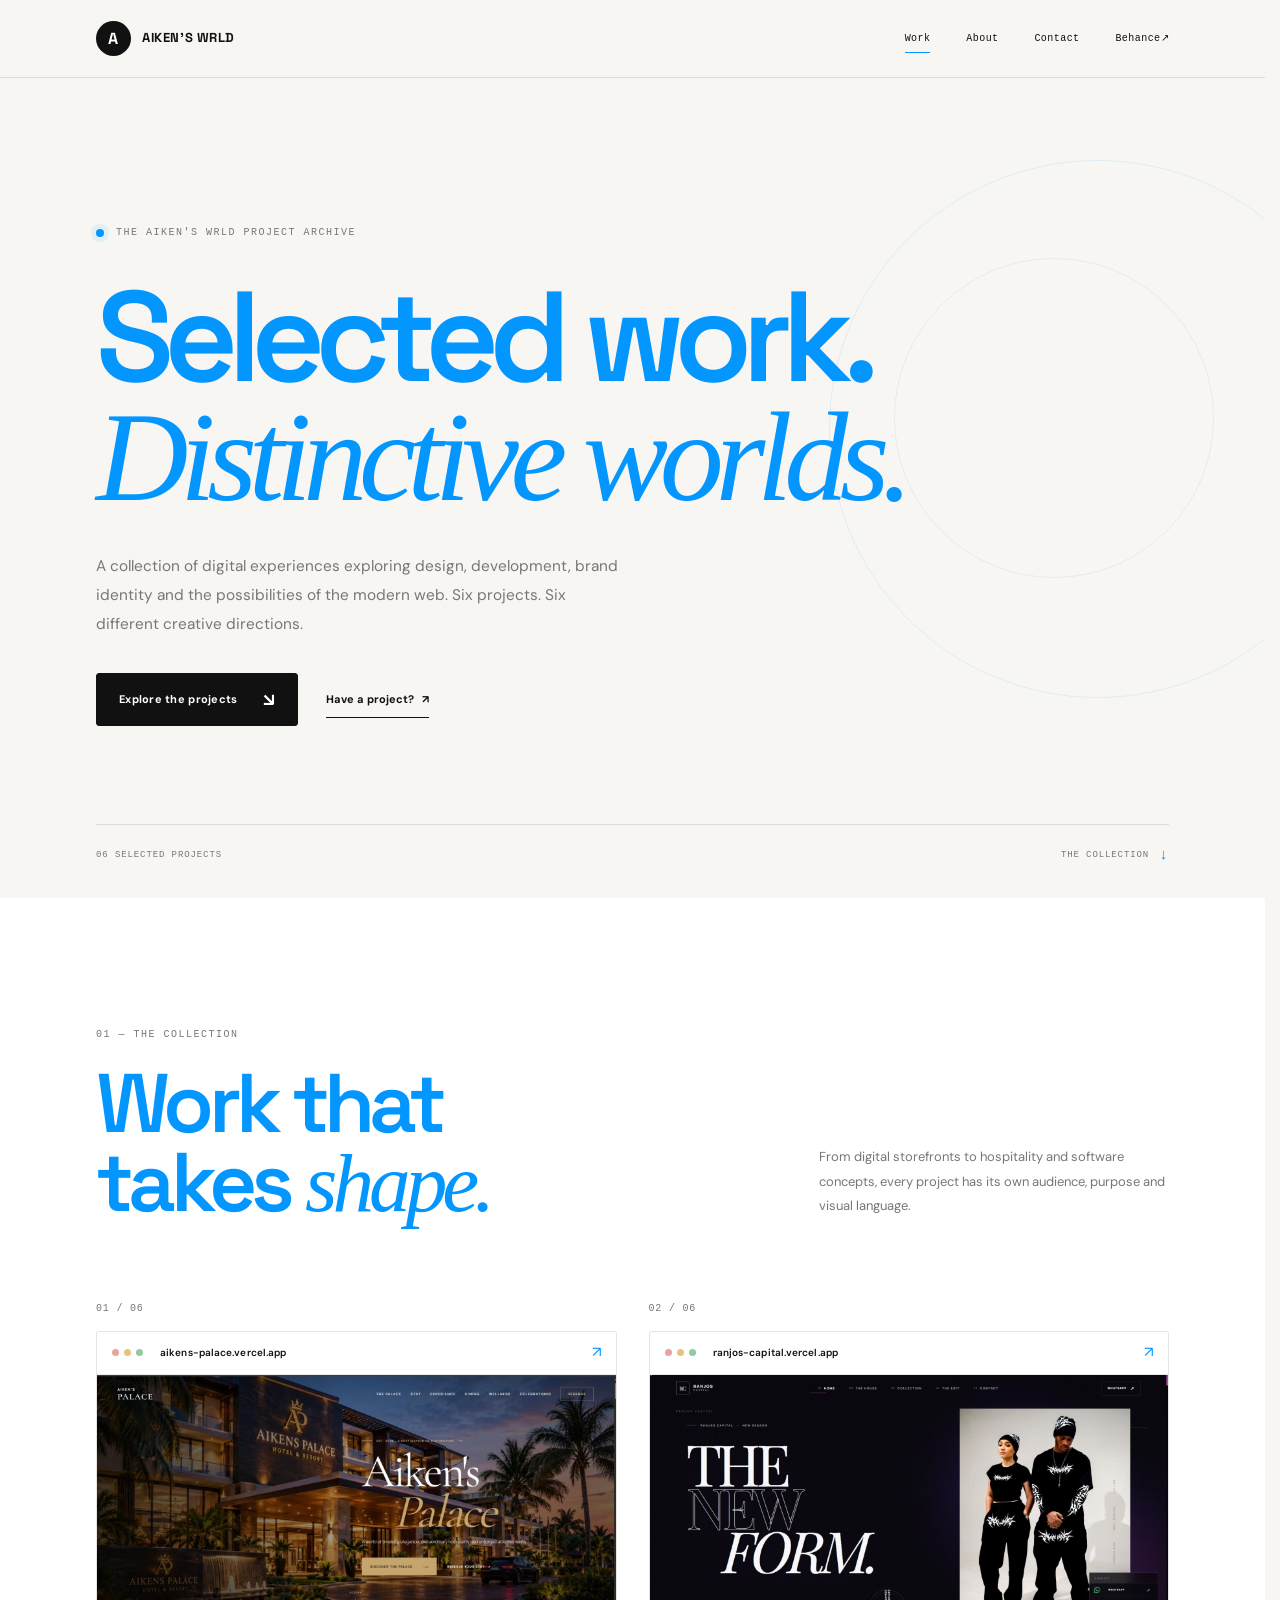
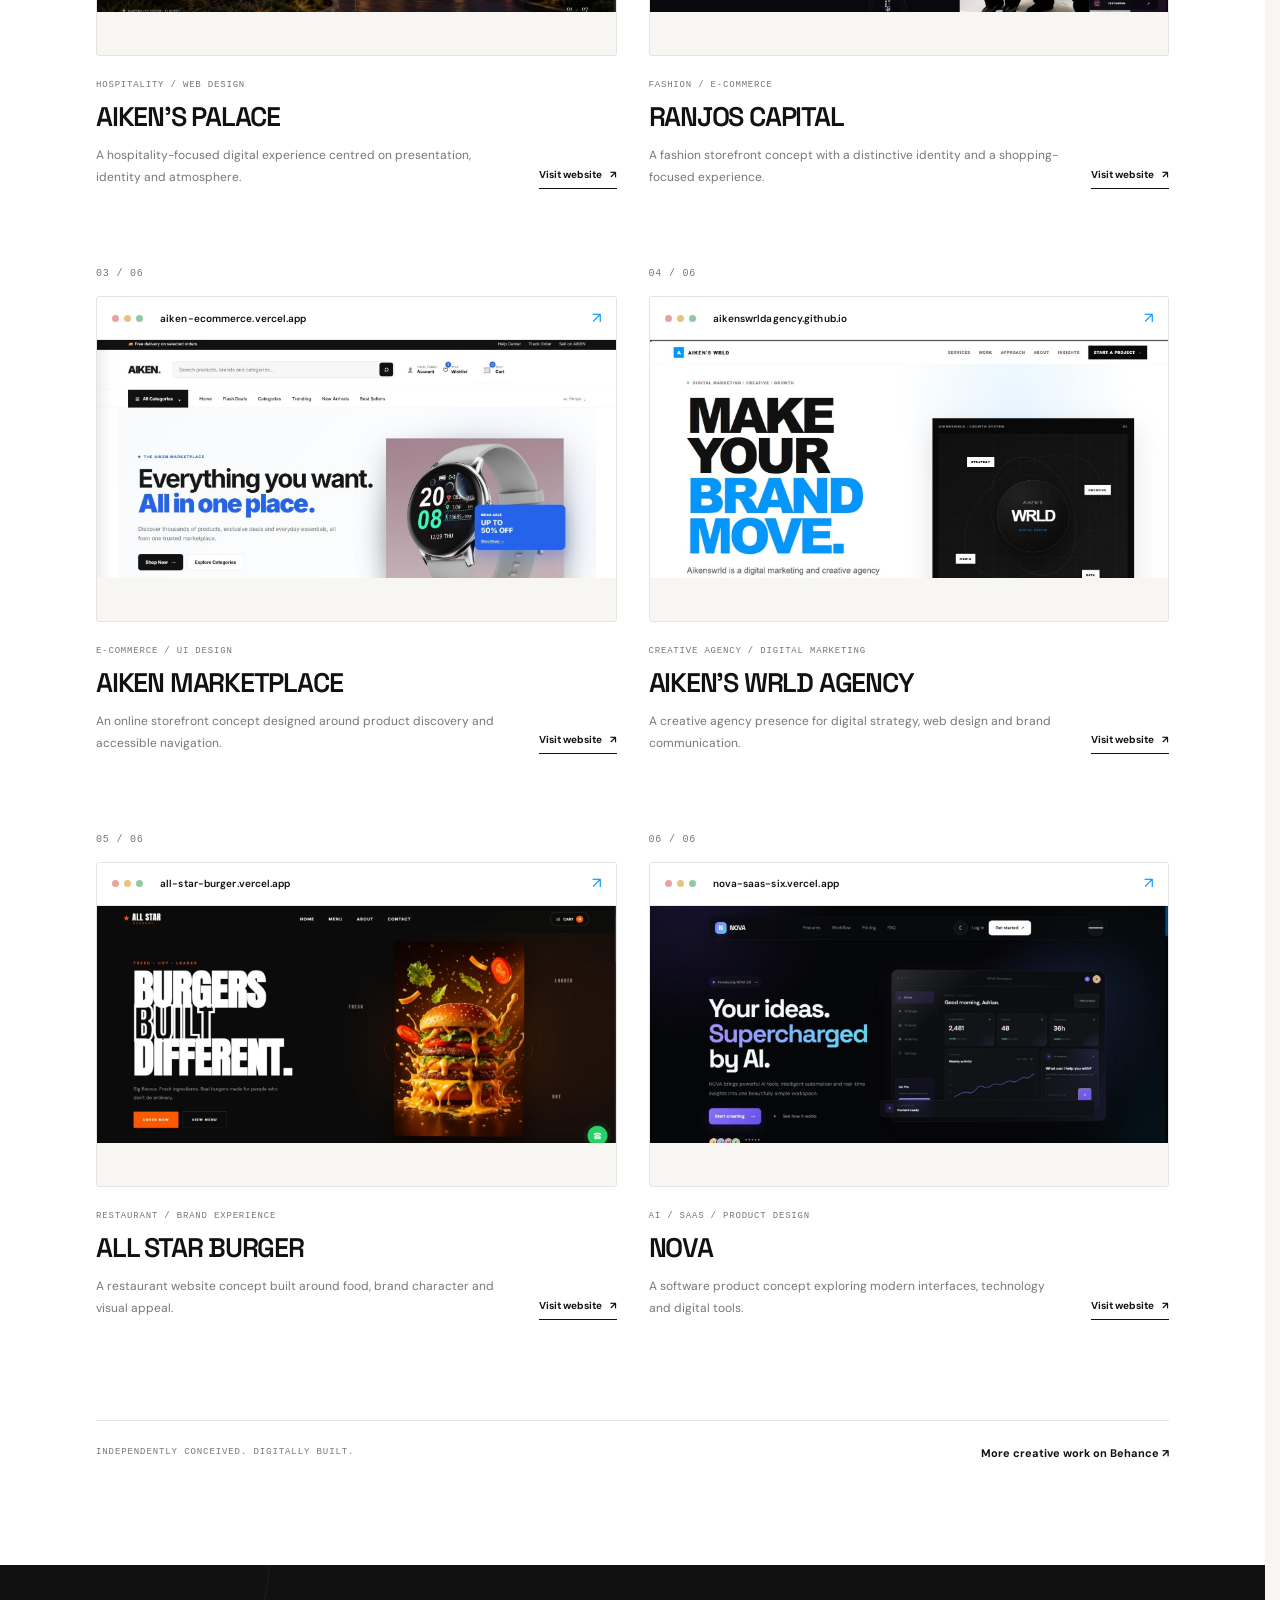
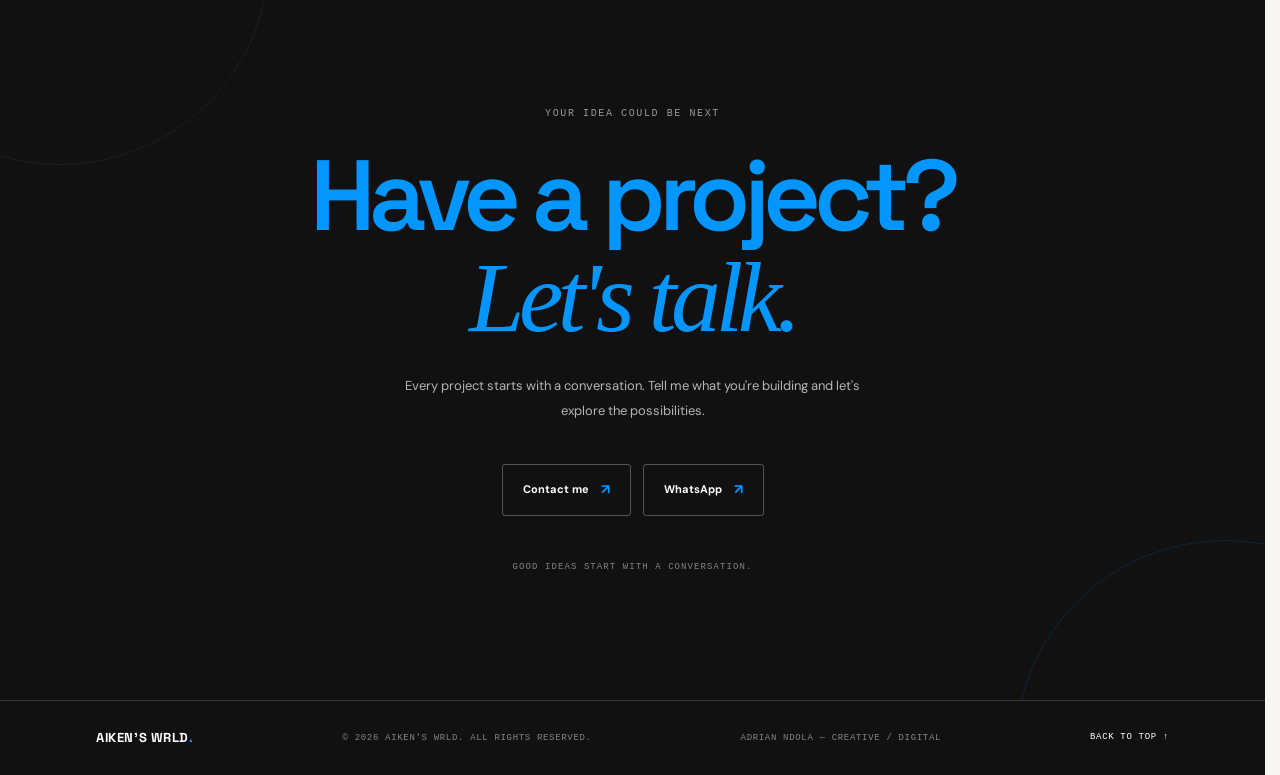
<file: work.html>
<!DOCTYPE html>
<html lang="en">
<head>
    <meta charset="UTF-8">
    <meta name="viewport" content="width=device-width, initial-scale=1.0">
    <meta name="theme-color" content="#f7f6f2">

    <title>Selected Work — AIKEN'S WRLD | Adrian Ndola</title>

    <meta name="description" content="Explore six digital projects by Adrian Ndola, including fashion e-commerce, hospitality, creative agency websites, restaurant experiences and SaaS concepts.">
    <meta name="author" content="Adrian Ndola">
    <meta name="robots" content="index, follow">

    <meta property="og:type" content="website">
    <meta property="og:title" content="Selected Work — AIKEN'S WRLD">
    <meta property="og:description" content="A collection of websites and digital experiences designed and developed by Adrian Ndola.">
    <meta property="og:image" content="images/aikens-palace.jpg">

    <link rel="preconnect" href="https://fonts.googleapis.com">
    <link rel="preconnect" href="https://fonts.gstatic.com" crossorigin>
    <link href="https://fonts.googleapis.com/css2?family=DM+Sans:wght@400;500;600;700&family=Space+Grotesk:wght@400;500;600;700&display=swap" rel="stylesheet">

    <link rel="stylesheet" href="style.css">
    <link rel="icon" href="images/favicon.png" type="image/png">
</head>

<body>

    <a href="#main-content" class="skip-link">Skip to content</a>
    <div class="cursor-glow" aria-hidden="true"></div>

    <!-- SHARED NAVIGATION -->
    <header class="navbar">
        <a href="index.html" class="brand-mark" aria-label="AIKEN'S WRLD home">
            <span class="brand-symbol">A</span>
            <span class="brand-name">AIKEN'S WRLD</span>
        </a>

        <button class="menu-toggle" type="button"
            aria-label="Open navigation menu"
            aria-expanded="false"
            aria-controls="primary-navigation">
            <span></span>
            <span></span>
        </button>

        <nav id="primary-navigation" aria-label="Main navigation">
            <a href="work.html" aria-current="page">Work</a>
            <a href="about.html">About</a>
            <a href="contact.html">Contact</a>
            <a href="https://www.behance.net/adrianndola"
               target="_blank" rel="noopener noreferrer">
                Behance <span aria-hidden="true">↗</span>
            </a>
        </nav>
    </header>

    <main id="main-content">

        <!-- WORK PAGE INTRO -->
        <section class="hero work-hero" id="home">

            <div class="hero-label">
                <span aria-hidden="true"></span>
                THE AIKEN'S WRLD PROJECT ARCHIVE
            </div>

            <h1>
                Selected work.
                <em>Distinctive worlds.</em>
            </h1>

            <p class="hero-description">
                A collection of digital experiences exploring design,
                development, brand identity and the possibilities of
                the modern web.

                Six projects. Six different creative directions.
            </p>

            <div class="hero-buttons">
                <a href="#all-projects" class="primary-button">
                    Explore the projects <span aria-hidden="true">↘</span>
                </a>

                <a href="contact.html" class="secondary-link">
                    Have a project? <span aria-hidden="true">↗</span>
                </a>
            </div>

            <div class="hero-meta">
                <span>06 SELECTED PROJECTS</span>
                <span class="scroll-text">
                    THE COLLECTION <span aria-hidden="true">↓</span>
                </span>
            </div>

        </section>

        <!-- COMPLETE PROJECT GALLERY -->
        <section class="work" id="all-projects">

            <div class="section-header">
                <div class="section-heading">
                    <span class="section-label">01 — THE COLLECTION</span>
                    <h2>Work that takes <em>shape.</em></h2>
                </div>

                <p>
                    From digital storefronts to hospitality and software
                    concepts, every project has its own audience,
                    purpose and visual language.
                </p>
            </div>

            <div class="projects">

                <!-- 01: AIKEN'S PALACE -->
                <article class="project">
                    <span class="project-number">01 / 06</span>

                    <a href="https://aikens-palace.vercel.app/"
                       target="_blank" rel="noopener noreferrer"
                       class="project-preview-link"
                       aria-label="Open AIKEN'S PALACE website">
                        <div class="website-preview palace">
                            <div class="browser-bar">
                                <div class="browser-dots" aria-hidden="true">
                                    <span></span><span></span><span></span>
                                </div>
                                <small>aikens-palace.vercel.app</small>
                                <span class="browser-action" aria-hidden="true">↗</span>
                            </div>
                            <div class="preview-content">
                                <img src="images/aikens-palace.jpg"
                                     alt="AIKEN'S PALACE hospitality website preview"
                                     loading="lazy" decoding="async">
                            </div>
                        </div>
                    </a>

                    <div class="project-info">
                        <div class="project-details">
                            <span class="project-category">HOSPITALITY / WEB DESIGN</span>
                            <h3>AIKEN'S PALACE</h3>
                            <p class="project-description">
                                A hospitality-focused digital experience
                                centred on presentation, identity and atmosphere.
                            </p>
                        </div>
                        <a href="https://aikens-palace.vercel.app/"
                           target="_blank" rel="noopener noreferrer"
                           class="view-site">
                            Visit website <span aria-hidden="true">↗</span>
                        </a>
                    </div>
                </article>

                <!-- 02: RANJOS CAPITAL -->
                <article class="project">
                    <span class="project-number">02 / 06</span>

                    <a href="https://ranjos-capital.vercel.app/"
                       target="_blank" rel="noopener noreferrer"
                       class="project-preview-link"
                       aria-label="Open Ranjos Capital website">
                        <div class="website-preview ranjos">
                            <div class="browser-bar">
                                <div class="browser-dots" aria-hidden="true">
                                    <span></span><span></span><span></span>
                                </div>
                                <small>ranjos-capital.vercel.app</small>
                                <span class="browser-action" aria-hidden="true">↗</span>
                            </div>
                            <div class="preview-content">
                                <img src="images/ranjos-capital.jpg"
                                     alt="Ranjos Capital fashion e-commerce website preview"
                                     loading="lazy" decoding="async">
                            </div>
                        </div>
                    </a>

                    <div class="project-info">
                        <div class="project-details">
                            <span class="project-category">FASHION / E-COMMERCE</span>
                            <h3>RANJOS CAPITAL</h3>
                            <p class="project-description">
                                A fashion storefront concept with a distinctive
                                identity and a shopping-focused experience.
                            </p>
                        </div>
                        <a href="https://ranjos-capital.vercel.app/"
                           target="_blank" rel="noopener noreferrer"
                           class="view-site">
                            Visit website <span aria-hidden="true">↗</span>
                        </a>
                    </div>
                </article>

                <!-- 03: AIKEN MARKETPLACE -->
                <article class="project">
                    <span class="project-number">03 / 06</span>

                    <a href="https://aiken-ecommerce.vercel.app/"
                       target="_blank" rel="noopener noreferrer"
                       class="project-preview-link"
                       aria-label="Open AIKEN Marketplace website">
                        <div class="website-preview marketplace">
                            <div class="browser-bar">
                                <div class="browser-dots" aria-hidden="true">
                                    <span></span><span></span><span></span>
                                </div>
                                <small>aiken-ecommerce.vercel.app</small>
                                <span class="browser-action" aria-hidden="true">↗</span>
                            </div>
                            <div class="preview-content">
                                <img src="images/aiken-marketplace.jpg"
                                     alt="AIKEN Marketplace e-commerce website preview"
                                     loading="lazy" decoding="async">
                            </div>
                        </div>
                    </a>

                    <div class="project-info">
                        <div class="project-details">
                            <span class="project-category">E-COMMERCE / UI DESIGN</span>
                            <h3>AIKEN MARKETPLACE</h3>
                            <p class="project-description">
                                An online storefront concept designed around
                                product discovery and accessible navigation.
                            </p>
                        </div>
                        <a href="https://aiken-ecommerce.vercel.app/"
                           target="_blank" rel="noopener noreferrer"
                           class="view-site">
                            Visit website <span aria-hidden="true">↗</span>
                        </a>
                    </div>
                </article>

                <!-- 04: AIKEN'S WRLD AGENCY -->
                <article class="project">
                    <span class="project-number">04 / 06</span>

                    <a href="https://thecreativeaiken-ops.github.io/aikenswrldagency/"
                       target="_blank" rel="noopener noreferrer"
                       class="project-preview-link"
                       aria-label="Open AIKEN'S WRLD Agency website">
                        <div class="website-preview agency">
                            <div class="browser-bar">
                                <div class="browser-dots" aria-hidden="true">
                                    <span></span><span></span><span></span>
                                </div>
                                <small>aikenswrldagency.github.io</small>
                                <span class="browser-action" aria-hidden="true">↗</span>
                            </div>
                            <div class="preview-content">
                                <img src="images/aikens-agency.jpg"
                                     alt="AIKEN'S WRLD Agency website preview"
                                     loading="lazy" decoding="async">
                            </div>
                        </div>
                    </a>

                    <div class="project-info">
                        <div class="project-details">
                            <span class="project-category">CREATIVE AGENCY / DIGITAL MARKETING</span>
                            <h3>AIKEN'S WRLD AGENCY</h3>
                            <p class="project-description">
                                A creative agency presence for digital strategy,
                                web design and brand communication.
                            </p>
                        </div>
                        <a href="https://thecreativeaiken-ops.github.io/aikenswrldagency/"
                           target="_blank" rel="noopener noreferrer"
                           class="view-site">
                            Visit website <span aria-hidden="true">↗</span>
                        </a>
                    </div>
                </article>

                <!-- 05: ALL STAR BURGER -->
                <article class="project">
                    <span class="project-number">05 / 06</span>

                    <a href="https://all-star-burger.vercel.app/"
                       target="_blank" rel="noopener noreferrer"
                       class="project-preview-link"
                       aria-label="Open All Star Burger website">
                        <div class="website-preview burger">
                            <div class="browser-bar">
                                <div class="browser-dots" aria-hidden="true">
                                    <span></span><span></span><span></span>
                                </div>
                                <small>all-star-burger.vercel.app</small>
                                <span class="browser-action" aria-hidden="true">↗</span>
                            </div>
                            <div class="preview-content">
                                <img src="images/all-star-burger.jpg"
                                     alt="All Star Burger restaurant website preview"
                                     loading="lazy" decoding="async">
                            </div>
                        </div>
                    </a>

                    <div class="project-info">
                        <div class="project-details">
                            <span class="project-category">RESTAURANT / BRAND EXPERIENCE</span>
                            <h3>ALL STAR BURGER</h3>
                            <p class="project-description">
                                A restaurant website concept built around
                                food, brand character and visual appeal.
                            </p>
                        </div>
                        <a href="https://all-star-burger.vercel.app/"
                           target="_blank" rel="noopener noreferrer"
                           class="view-site">
                            Visit website <span aria-hidden="true">↗</span>
                        </a>
                    </div>
                </article>

                <!-- 06: NOVA -->
                <article class="project">
                    <span class="project-number">06 / 06</span>

                    <a href="https://nova-saas-six.vercel.app/"
                       target="_blank" rel="noopener noreferrer"
                       class="project-preview-link"
                       aria-label="Open Nova SaaS website">
                        <div class="website-preview nova">
                            <div class="browser-bar">
                                <div class="browser-dots" aria-hidden="true">
                                    <span></span><span></span><span></span>
                                </div>
                                <small>nova-saas-six.vercel.app</small>
                                <span class="browser-action" aria-hidden="true">↗</span>
                            </div>
                            <div class="preview-content">
                                <img src="images/nova.jpg"
                                     alt="Nova SaaS technology website preview"
                                     loading="lazy" decoding="async">
                            </div>
                        </div>
                    </a>

                    <div class="project-info">
                        <div class="project-details">
                            <span class="project-category">AI / SAAS / PRODUCT DESIGN</span>
                            <h3>NOVA</h3>
                            <p class="project-description">
                                A software product concept exploring modern
                                interfaces, technology and digital tools.
                            </p>
                        </div>
                        <a href="https://nova-saas-six.vercel.app/"
                           target="_blank" rel="noopener noreferrer"
                           class="view-site">
                            Visit website <span aria-hidden="true">↗</span>
                        </a>
                    </div>
                </article>

            </div>

            <div class="work-footer">
                <span>INDEPENDENTLY CONCEIVED. DIGITALLY BUILT.</span>
                <a href="https://www.behance.net/adrianndola"
                   target="_blank" rel="noopener noreferrer">
                    More creative work on Behance ↗
                </a>
            </div>

        </section>

        <!-- PROJECT INQUIRY -->
        <section class="cta" id="contact">
            <span class="cta-label">YOUR IDEA COULD BE NEXT</span>

            <h2>
                Have a project?
                <em>Let's talk.</em>
            </h2>

            <p class="cta-description">
                Every project starts with a conversation.
                Tell me what you're building and let's explore the possibilities.
            </p>

            <div class="cta-contact">
                <a href="contact.html" class="cta-button">
                    Contact me <span aria-hidden="true">↗</span>
                </a>

                <a href="https://wa.me/254794624359"
                   target="_blank" rel="noopener noreferrer"
                   class="cta-button">
                    WhatsApp <span aria-hidden="true">↗</span>
                </a>
            </div>

            <span class="cta-note">GOOD IDEAS START WITH A CONVERSATION.</span>
        </section>

    </main>

    <!-- SHARED FOOTER -->
    <footer class="site-footer">
        <a href="index.html" class="footer-brand">
            AIKEN'S WRLD<span aria-hidden="true">.</span>
        </a>

        <span class="footer-credit">
            © <span id="current-year">2026</span> AIKEN'S WRLD. ALL RIGHTS RESERVED.
        </span>

        <span class="footer-creator">ADRIAN NDOLA — CREATIVE / DIGITAL</span>

        <a href="#home" class="back-to-top">BACK TO TOP ↑</a>
    </footer>

    <script src="script.js"></script>
    <script>
        document.addEventListener("DOMContentLoaded", () => {
            const toggle = document.querySelector(".menu-toggle");
            const nav = document.querySelector("#primary-navigation");
            const year = document.querySelector("#current-year");

            if (year) year.textContent = new Date().getFullYear();

            if (!toggle || !nav) return;

            const closeMenu = () => {
                toggle.setAttribute("aria-expanded", "false");
                toggle.setAttribute("aria-label", "Open navigation menu");
                nav.classList.remove("is-open");
            };

            toggle.addEventListener("click", () => {
                const open = toggle.getAttribute("aria-expanded") === "true";

                toggle.setAttribute("aria-expanded", String(!open));
                toggle.setAttribute(
                    "aria-label",
                    open ? "Open navigation menu" : "Close navigation menu"
                );

                nav.classList.toggle("is-open", !open);
            });

            nav.querySelectorAll("a").forEach(link => {
                link.addEventListener("click", closeMenu);
            });

            document.addEventListener("keydown", event => {
                if (event.key === "Escape") closeMenu();
            });
        });
    </script>

</body>
</html>
</file>
<file: style.css>
/* =========================================================
   AIKEN'S WRLD — SIGNATURE PORTFOLIO DESIGN SYSTEM
   Creative direction: Adrian Ndola
   Fonts: DM Sans + Space Grotesk
   Palette preserved: Blue / Black / Cream / White
   ========================================================= */


/* =========================================================
   01. BRAND TOKENS
   ========================================================= */

:root {
    color-scheme: light;

    --black: #111111;
    --white: #ffffff;
    --cream: #f7f6f2;
    --gray: #777777;
    --light-gray: #e8e8e8;
    --blue: #0396ff;

    --blue-soft: rgba(3, 150, 255, 0.09);
    --blue-glow: rgba(3, 150, 255, 0.18);

    --black-soft: rgba(17, 17, 17, 0.045);
    --border-light: rgba(17, 17, 17, 0.11);
    --border-dark: rgba(255, 255, 255, 0.15);

    --font-body: "DM Sans", sans-serif;
    --font-heading: "Space Grotesk", sans-serif;
    --font-editorial: Georgia, serif;
    --font-mono: "DM Mono", monospace;

    --page-gutter: clamp(24px, 7.5vw, 120px);
    --nav-height: 78px;
    --content-width: 1600px;

    --ease-premium: cubic-bezier(0.22, 1, 0.36, 1);
    --ease-out: cubic-bezier(0.16, 1, 0.3, 1);

    --transition-fast: 0.22s ease;
    --transition-smooth: 0.45s var(--ease-premium);
    --transition-slow: 0.75s var(--ease-premium);

    --radius-small: 3px;
    --radius-medium: 8px;

    --shadow-card:
        0 10px 30px rgba(17, 17, 17, 0.045);

    --shadow-card-hover:
        0 24px 55px rgba(17, 17, 17, 0.11),
        0 5px 16px rgba(3, 150, 255, 0.055);
}


/* =========================================================
   02. RESET & FOUNDATION
   ========================================================= */

*,
*::before,
*::after {
    box-sizing: border-box;
    margin: 0;
    padding: 0;
}

html {
    scroll-behavior: smooth;
    scroll-padding-top: calc(var(--nav-height) + 24px);
    -webkit-text-size-adjust: 100%;
    scrollbar-gutter: stable;
}

body {
    min-width: 320px;
    overflow-x: clip;

    background: var(--cream);
    color: var(--black);

    font-family: var(--font-body);
    font-size: 15px;
    line-height: 1.7;

    -webkit-font-smoothing: antialiased;
    -moz-osx-font-smoothing: grayscale;
    text-rendering: optimizeLegibility;
}

body,
button,
a {
    -webkit-tap-highlight-color: transparent;
}

button,
input,
textarea,
select {
    font: inherit;
}

button {
    color: inherit;
}

button,
a {
    touch-action: manipulation;
}

a {
    color: inherit;
    text-decoration: none;
}

img,
picture,
video,
canvas,
svg {
    display: block;
    max-width: 100%;
}

img {
    height: auto;
}

button,
input,
textarea,
select {
    accent-color: var(--blue);
}

button:focus-visible,
a:focus-visible,
input:focus-visible,
textarea:focus-visible,
select:focus-visible {
    outline: 2px solid var(--blue);
    outline-offset: 5px;
}

::selection {
    background: var(--blue);
    color: var(--white);
}

section {
    position: relative;
}

#main-content {
    width: 100%;
    overflow: clip;
}

main {
    width: 100%;
}

h1,
h2,
h3,
h4,
p {
    overflow-wrap: break-word;
}

h1,
h2,
h3 {
    text-wrap: balance;
}

button,
a {
    -webkit-appearance: none;
}

@supports not (overflow: clip) {
    body {
        overflow-x: hidden;
    }

    #main-content {
        overflow-x: hidden;
    }
}


/* =========================================================
   03. ACCESSIBILITY
   ========================================================= */

.skip-link {
    position: fixed;
    top: 12px;
    left: 12px;
    z-index: 10000;

    padding: 12px 18px;

    background: var(--black);
    color: var(--white);

    font-size: 12px;
    font-weight: 700;

    transform: translateY(-160%);
    transition: transform var(--transition-fast);
}

.skip-link:focus {
    transform: translateY(0);
}


/* =========================================================
   04. OPTIONAL CURSOR GLOW
   ========================================================= */

.cursor-glow {
    position: fixed;
    top: 0;
    left: 0;
    z-index: 9999;

    width: 18px;
    height: 18px;

    border-radius: 50%;
    background: rgba(3, 150, 255, 0.20);

    pointer-events: none;
    transform: translate(-50%, -50%);
    mix-blend-mode: multiply;

    opacity: 0;
    transition: opacity 0.25s ease;

    will-change: transform;
}

body:hover .cursor-glow {
    opacity: 1;
}


/* =========================================================
   05. NAVIGATION
   ========================================================= */

.navbar {
    position: sticky;
    top: 0;
    z-index: 1000;

    width: 100%;
    min-height: var(--nav-height);

    display: flex;
    align-items: center;
    justify-content: space-between;

    gap: 30px;
    padding: 15px var(--page-gutter);

    background: rgba(247, 246, 242, 0.94);
    border-bottom: 1px solid var(--border-light);

    -webkit-backdrop-filter: blur(18px);
    backdrop-filter: blur(18px);

    transition:
        background var(--transition-fast),
        border-color var(--transition-fast);
}


/* Brand mark: new and legacy markup */

.brand-mark,
.logo {
    display: inline-flex;
    align-items: center;
    gap: 11px;

    flex-shrink: 0;

    color: var(--black);

    font-family: var(--font-heading);
    font-size: 13px;
    font-weight: 700;

    letter-spacing: 0.045em;
}

.brand-name,
.logo span {
    white-space: nowrap;
}

.brand-symbol,
.logo-circle {
    width: 35px;
    height: 35px;

    display: inline-flex;
    align-items: center;
    justify-content: center;

    flex-shrink: 0;

    border-radius: 50%;
    background: var(--black);
    color: var(--white);

    font-family: var(--font-heading);
    font-size: 16px;
    font-weight: 700;

    transition:
        background var(--transition-fast),
        color var(--transition-fast),
        transform var(--transition-smooth);
}

.brand-mark:hover .brand-symbol,
.logo:hover .logo-circle {
    background: var(--blue);
    color: var(--white);
    transform: rotate(-8deg);
}


/* Navigation links */

.navbar nav,
#primary-navigation {
    display: flex;
    align-items: center;
    justify-content: flex-end;

    gap: clamp(18px, 2.8vw, 40px);
}

.navbar nav a,
#primary-navigation a {
    position: relative;

    display: inline-flex;
    align-items: center;

    min-height: 35px;
    padding: 8px 0;

    color: var(--black);

    font-family: var(--font-mono);
    font-size: 10px;
    font-weight: 500;

    letter-spacing: 0.045em;

    transition: color var(--transition-fast);
}

.navbar nav a::after,
#primary-navigation a::after {
    content: "";

    position: absolute;
    left: 0;
    bottom: 3px;

    width: 100%;
    height: 1px;

    background: var(--blue);

    transform: scaleX(0);
    transform-origin: right;

    transition: transform var(--transition-smooth);
}

.navbar nav a:hover,
#primary-navigation a:hover {
    color: var(--blue);
}

.navbar nav a:hover::after,
#primary-navigation a:hover::after,
.navbar nav a.active::after,
#primary-navigation a.active::after,
.navbar nav a[aria-current="page"]::after,
#primary-navigation a[aria-current="page"]::after {
    transform: scaleX(1);
    transform-origin: left;
}

.navbar nav a.active,
.navbar nav a[aria-current="page"],
#primary-navigation a.active,
#primary-navigation a[aria-current="page"] {
    color: var(--black);
}


/* Mobile navigation toggle */

.menu-toggle {
    display: none;

    width: 43px;
    height: 43px;

    align-items: center;
    justify-content: center;
    flex-direction: column;

    gap: 6px;

    border: 1px solid var(--border-light);
    border-radius: var(--radius-small);

    background: transparent;
    cursor: pointer;

    transition:
        border-color var(--transition-fast),
        background var(--transition-fast);
}

.menu-toggle:hover {
    border-color: var(--blue);
    background: var(--blue-soft);
}

.menu-toggle span {
    display: block;

    width: 17px;
    height: 1.5px;

    background: var(--black);

    transition:
        transform var(--transition-fast),
        width var(--transition-fast);
}

.menu-toggle:hover span:last-child {
    width: 12px;
}

.menu-toggle[aria-expanded="true"] span:first-child {
    transform: translateY(3.75px) rotate(45deg);
}

.menu-toggle[aria-expanded="true"] span:last-child {
    width: 17px;
    transform: translateY(-3.75px) rotate(-45deg);
}


/* =========================================================
   06. HERO
   ========================================================= */

.hero {
    position: relative;
    isolation: isolate;

    width: 100%;
    min-height: min(820px, calc(100svh - var(--nav-height)));

    display: flex;
    flex-direction: column;
    align-items: flex-start;
    justify-content: center;

    padding: clamp(85px, 10vw, 145px) var(--page-gutter)
        clamp(115px, 12vw, 155px);
}


/* Restrained geometric details */

.hero::before,
.hero::after {
    content: "";

    position: absolute;
    z-index: -1;

    aspect-ratio: 1;
    border-radius: 50%;

    pointer-events: none;
}

.hero::before {
    top: 10%;
    right: -8%;

    width: min(42vw, 610px);

    border: 1px solid rgba(3, 150, 255, 0.10);
}

.hero::after {
    top: 22%;
    right: 4%;

    width: min(25vw, 360px);

    border: 1px solid rgba(17, 17, 17, 0.055);
}


/* Eyebrow */

.hero-label {
    display: flex;
    align-items: center;
    gap: 12px;

    margin-bottom: clamp(26px, 3.2vw, 40px);

    color: var(--gray);

    font-family: var(--font-mono);
    font-size: 10px;
    font-weight: 500;

    letter-spacing: 0.15em;
}

.hero-label span {
    width: 8px;
    height: 8px;

    flex-shrink: 0;

    border-radius: 50%;
    background: var(--blue);

    box-shadow: 0 0 0 5px var(--blue-soft);

    animation: status-pulse 2.5s ease-in-out infinite;
}


/* Headline */

.hero h1 {
    max-width: 1150px;

    color: var(--blue);

    font-family: var(--font-heading);
    font-size: clamp(66px, 10vw, 152px);
    font-weight: 600;

    line-height: 0.88;
    letter-spacing: -0.078em;

    text-wrap: balance;
}

.hero h1 em {
    display: block;
    margin-top: 0.055em;

    color: var(--blue);

    font-family: var(--font-editorial);
    font-weight: 400;
    font-style: italic;

    letter-spacing: -0.065em;
}


/* Supporting description */

.hero-description {
    max-width: 530px;

    margin-top: clamp(27px, 3vw, 39px);

    color: var(--gray);

    font-size: clamp(14px, 1.2vw, 17px);
    line-height: 1.9;
}

.hero-description strong {
    color: var(--black);
    font-weight: 700;
}


/* Hero actions */

.hero-buttons {
    display: flex;
    align-items: center;
    flex-wrap: wrap;

    gap: 28px;
    margin-top: 34px;
}

.primary-button {
    min-height: 53px;

    display: inline-flex;
    align-items: center;
    justify-content: center;

    gap: 25px;
    padding: 15px 22px;

    border: 1px solid var(--black);
    border-radius: var(--radius-small);

    background: var(--black);
    color: var(--white);

    font-size: 11px;
    font-weight: 700;
    letter-spacing: 0.025em;

    cursor: pointer;

    transition:
        background var(--transition-fast),
        color var(--transition-fast),
        border-color var(--transition-fast),
        transform var(--transition-smooth),
        box-shadow var(--transition-fast);
}

.primary-button span {
    font-size: 18px;
    line-height: 1;

    transition: transform var(--transition-fast);
}

.primary-button:hover {
    background: var(--blue);
    border-color: var(--blue);

    transform: translateY(-3px);
    box-shadow: 0 9px 24px rgba(3, 150, 255, 0.17);
}

.primary-button:hover span {
    transform: translate(3px, 3px);
}

.secondary-link {
    display: inline-flex;
    align-items: center;
    gap: 8px;

    padding: 8px 0;

    border-bottom: 1px solid var(--black);

    color: var(--black);

    font-size: 11px;
    font-weight: 700;

    transition:
        color var(--transition-fast),
        border-color var(--transition-fast);
}

.secondary-link:hover {
    color: var(--blue);
    border-color: var(--blue);
}


/* Hero metadata */

.hero-meta {
    position: absolute;
    right: var(--page-gutter);
    bottom: 30px;
    left: var(--page-gutter);

    display: flex;
    align-items: center;
    justify-content: space-between;

    gap: 20px;
    padding-top: 18px;

    border-top: 1px solid var(--border-light);

    color: var(--gray);

    font-family: var(--font-mono);
    font-size: 9px;
    font-weight: 400;

    letter-spacing: 0.10em;
}

.scroll-text {
    display: inline-flex;
    align-items: center;
    gap: 10px;

    color: var(--gray);

    font-family: var(--font-mono);
    font-size: 9px;
    letter-spacing: 0.10em;
}

.scroll-text span {
    color: var(--blue);
    font-size: 15px;
}


/* =========================================================
   07. SECTION HEADERS
   ========================================================= */

.section-header {
    display: flex;
    align-items: flex-end;
    justify-content: space-between;

    gap: 55px;
    margin-bottom: clamp(45px, 6vw, 78px);
}

.section-heading {
    min-width: 0;
}

.section-label {
    display: block;

    margin-bottom: 21px;

    color: var(--gray);

    font-family: var(--font-mono);
    font-size: 10px;
    font-weight: 500;

    letter-spacing: 0.15em;
}

.section-header h2 {
    max-width: 790px;

    color: var(--blue);

    font-family: var(--font-heading);
    font-size: clamp(45px, 6.5vw, 90px);
    font-weight: 600;

    line-height: 0.95;
    letter-spacing: -0.068em;
}

.section-header h2 em {
    color: var(--blue);

    font-family: var(--font-editorial);
    font-weight: 400;
    font-style: italic;

    letter-spacing: -0.06em;
}

.section-header > p {
    max-width: 350px;
    flex-shrink: 0;

    padding-bottom: 4px;

    color: var(--gray);

    font-size: 13px;
    line-height: 1.9;
}


/* =========================================================
   08. WORK SECTION
   ========================================================= */

.work {
    padding: clamp(85px, 10vw, 140px) var(--page-gutter)
        clamp(75px, 8vw, 110px);

    background: var(--white);
    scroll-margin-top: calc(var(--nav-height) + 20px);
}


/* =========================================================
   09. PROJECT GRID
   ========================================================= */

.projects {
    display: grid;
    grid-template-columns: repeat(2, minmax(0, 1fr));

    column-gap: clamp(20px, 2.5vw, 36px);
    row-gap: clamp(55px, 6vw, 82px);
}

.project {
    position: relative;
    min-width: 0;

    opacity: 1;
    transform: translateY(0);

    transition:
        opacity 0.7s ease,
        transform 0.7s var(--ease-premium);
}

/* Compatible with existing reveal scripts */

.project.show {
    opacity: 1;
    transform: translateY(0);
}

.project-number {
    display: block;

    margin-bottom: 14px;

    color: var(--gray);

    font-family: var(--font-mono);
    font-size: 10px;

    letter-spacing: 0.08em;
}


/* Project preview link */

.project-preview-link {
    display: block;
    min-width: 0;

    overflow: hidden;

    border-radius: var(--radius-small);

    text-decoration: none;
    outline-offset: 5px;
}


/* =========================================================
   10. BROWSER PREVIEW CARDS
   ========================================================= */

.website-preview {
    position: relative;
    isolation: isolate;

    width: 100%;
    aspect-ratio: 16 / 10;

    overflow: hidden;

    border: 1px solid rgba(17, 17, 17, 0.08);
    border-radius: var(--radius-small);

    background: var(--cream);
    box-shadow: var(--shadow-card);

    transition:
        transform var(--transition-smooth),
        box-shadow var(--transition-smooth),
        border-color var(--transition-fast);
}

.project:hover .website-preview {
    transform: translateY(-5px);

    border-color: rgba(3, 150, 255, 0.26);
    box-shadow: var(--shadow-card-hover);
}


/* Browser chrome */

.browser-bar {
    position: absolute;
    top: 0;
    left: 0;
    right: 0;
    z-index: 10;

    height: 43px;

    display: flex;
    align-items: center;
    gap: 12px;

    padding: 0 15px;

    background: rgba(255, 255, 255, 0.98);
    border-bottom: 1px solid rgba(17, 17, 17, 0.09);
}

.browser-dots {
    display: flex;
    align-items: center;

    flex-shrink: 0;
    gap: 5px;

    margin-right: 5px;
}

.browser-dots span {
    width: 7px;
    height: 7px;

    flex-shrink: 0;

    border-radius: 50%;
    background: #c9c9c9;
}

.browser-dots span:first-child {
    background: #e7a3a0;
}

.browser-dots span:nth-child(2) {
    background: #e6c47e;
}

.browser-dots span:nth-child(3) {
    background: #91c9a2;
}

.browser-bar small {
    display: block;
    min-width: 0;

    overflow: hidden;

    color: var(--black);

    font-family: var(--font-body);
    font-size: 10px;
    font-weight: 600;

    letter-spacing: 0.01em;
    text-overflow: ellipsis;
    white-space: nowrap;
}

.browser-action {
    flex-shrink: 0;
    margin-left: auto;

    color: var(--blue);
    font-size: 15px;
    line-height: 1;
}


/* Screenshot viewport */

.preview-content {
    position: relative;

    display: block;
    width: 100%;
    height: 100%;

    overflow: hidden;
    padding-top: 43px;
}

.preview-content img {
    display: block;

    width: 100%;
    height: calc(100% - 43px);

    object-fit: cover;
    object-position: top center;

    transform: scale(1);

    transition: transform 0.85s var(--ease-premium);
}

.project:hover .preview-content img,
.project-preview-link:hover .preview-content img {
    transform: scale(1.035);
}


/* Keep all supplied project screenshots aligned consistently */

.palace .preview-content img,
.ranjos .preview-content img,
.marketplace .preview-content img,
.agency .preview-content img,
.burger .preview-content img,
.nova .preview-content img {
    object-position: top center;
}


/* =========================================================
   11. PROJECT INFORMATION
   ========================================================= */

.project-info {
    display: flex;
    align-items: flex-end;
    justify-content: space-between;

    gap: 22px;
    margin-top: 22px;
}

.project-details {
    min-width: 0;
}

.project-category {
    display: block;

    margin-bottom: 9px;

    color: var(--gray);

    font-family: var(--font-mono);
    font-size: 9px;
    font-weight: 500;

    letter-spacing: 0.09em;
    line-height: 1.7;
}

.project-info h3 {
    color: var(--black);

    font-family: var(--font-heading);
    font-size: clamp(21px, 2.1vw, 29px);
    font-weight: 600;

    line-height: 1.18;
    letter-spacing: -0.045em;

    overflow-wrap: anywhere;

    transition: color var(--transition-fast);
}

.project:hover .project-info h3 {
    color: var(--blue);
}

.project-description {
    max-width: 410px;

    margin-top: 10px;

    color: var(--gray);

    font-size: 12px;
    line-height: 1.85;
}


/* View site action */

.view-site {
    display: inline-flex;
    align-items: center;
    gap: 8px;

    flex-shrink: 0;

    padding-bottom: 5px;
    border-bottom: 1px solid var(--black);

    color: var(--black);

    font-size: 10px;
    font-weight: 700;

    white-space: nowrap;

    transition:
        color var(--transition-fast),
        border-color var(--transition-fast),
        gap var(--transition-fast);
}

.view-site:hover {
    gap: 12px;
    color: var(--blue);
    border-color: var(--blue);
}


/* Work section closing row */

.work-footer {
    display: flex;
    align-items: center;
    justify-content: space-between;
    flex-wrap: wrap;

    gap: 20px;

    margin-top: clamp(60px, 8vw, 100px);
    padding-top: 23px;

    border-top: 1px solid var(--border-light);
}

.work-footer > span {
    color: var(--gray);

    font-family: var(--font-mono);
    font-size: 9px;

    letter-spacing: 0.10em;
}

.work-footer > a {
    color: var(--black);
    font-size: 11px;
    font-weight: 700;

    transition: color var(--transition-fast);
}

.work-footer > a:hover {
    color: var(--blue);
}


/* =========================================================
   12. ABOUT SECTION
   ========================================================= */

.about {
    display: grid;
    grid-template-columns: minmax(130px, 0.4fr) minmax(0, 1fr);

    gap: clamp(40px, 5.5vw, 80px);

    padding: clamp(90px, 11vw, 155px) var(--page-gutter);

    background: var(--cream);
    scroll-margin-top: calc(var(--nav-height) + 20px);
}

.about-label {
    align-self: start;

    color: var(--gray);

    font-family: var(--font-mono);
    font-size: 10px;
    font-weight: 500;

    letter-spacing: 0.14em;
}

.about-content {
    min-width: 0;
    max-width: 900px;
}

.about-content .section-label {
    margin-bottom: 24px;
}

.about-content h2 {
    color: var(--blue);

    font-family: var(--font-heading);
    font-size: clamp(48px, 6.7vw, 94px);
    font-weight: 600;

    line-height: 0.96;
    letter-spacing: -0.067em;
}

.about-content h2 em {
    display: block;
    margin-top: 0.07em;

    color: var(--blue);

    font-family: var(--font-editorial);
    font-weight: 400;
    font-style: italic;

    letter-spacing: -0.055em;
}

.about-content > p {
    max-width: 680px;

    margin-top: 32px;

    color: var(--gray);

    font-size: 14px;
    line-height: 2;
}

.about-content > p strong {
    color: var(--black);
    font-weight: 700;
}


/* About links */

.about-links {
    display: flex;
    align-items: center;
    flex-wrap: wrap;

    gap: 25px;
    margin-top: 32px;
}

.about-links a {
    display: inline-flex;
    align-items: center;

    padding-bottom: 5px;
    border-bottom: 1px solid var(--black);

    color: var(--black);

    font-size: 11px;
    font-weight: 700;

    transition:
        color var(--transition-fast),
        border-color var(--transition-fast);
}

.about-links a:hover {
    color: var(--blue);
    border-color: var(--blue);
}


/* =========================================================
   13. CONTACT CALL TO ACTION
   ========================================================= */

.cta {
    isolation: isolate;

    padding: clamp(90px, 11vw, 150px) var(--page-gutter)
        clamp(85px, 10vw, 125px);

    overflow: hidden;

    background: var(--black);
    color: var(--white);

    text-align: center;
    scroll-margin-top: calc(var(--nav-height) + 20px);
}


/* Minimal decorative rings */

.cta::before,
.cta::after {
    content: "";

    position: absolute;
    z-index: -1;

    width: min(34vw, 420px);
    aspect-ratio: 1;

    border: 1px solid rgba(255, 255, 255, 0.055);
    border-radius: 50%;

    pointer-events: none;
}

.cta::before {
    top: -220px;
    left: -150px;
}

.cta::after {
    right: -170px;
    bottom: -260px;

    border-color: rgba(3, 150, 255, 0.15);
}


/* CTA eyebrow */

.cta > span,
.cta .cta-label {
    display: block;

    margin-bottom: 26px;

    color: #999999;

    font-family: var(--font-mono);
    font-size: 10px;
    font-weight: 500;

    letter-spacing: 0.16em;
}


/* CTA headline */

.cta h2 {
    max-width: 1100px;
    margin: 0 auto;

    color: var(--blue);

    font-family: var(--font-heading);
    font-size: clamp(48px, 7.8vw, 110px);
    font-weight: 600;

    line-height: 0.96;
    letter-spacing: -0.068em;
}

.cta h2 em {
    display: block;
    margin-top: 0.06em;

    color: var(--blue);

    font-family: var(--font-editorial);
    font-weight: 400;
    font-style: italic;

    letter-spacing: -0.055em;
}

.cta-description {
    max-width: 500px;

    margin: 27px auto 0;

    color: #b5b5b5;

    font-size: 13px;
    line-height: 1.95;
}


/* CTA actions */

.cta-contact {
    display: flex;
    align-items: center;
    justify-content: center;
    flex-wrap: wrap;

    gap: 12px;
    margin-top: 40px;
}

.cta-button {
    min-height: 49px;

    display: inline-flex;
    align-items: center;
    justify-content: center;

    gap: 12px;
    padding: 13px 20px;

    border: 1px solid rgba(255, 255, 255, 0.28);
    border-radius: var(--radius-small);

    background: transparent;
    color: var(--white);

    font-size: 11px;
    font-weight: 700;

    transition:
        background var(--transition-fast),
        color var(--transition-fast),
        border-color var(--transition-fast),
        transform var(--transition-smooth);
}

.cta-button:hover {
    background: var(--white);
    color: var(--black);
    border-color: var(--white);

    transform: translateY(-3px);
}

.cta-button span {
    display: inline-block;

    color: var(--blue);
    font-size: 14px;

    transition: transform var(--transition-fast);
}

.cta-button:hover span {
    transform: translate(2px, -2px);
}


/* CTA final note */

.cta .cta-note {
    margin-top: 44px;
    margin-bottom: 0;

    color: #858585;

    font-family: var(--font-mono);
    font-size: 9px;
    font-weight: 400;

    letter-spacing: 0.12em;
}


/* =========================================================
   14. FOOTER
   ========================================================= */

.site-footer {
    display: flex;
    align-items: center;
    justify-content: space-between;
    flex-wrap: wrap;

    gap: 20px;

    padding: 26px var(--page-gutter);

    border-top: 1px solid var(--border-dark);

    background: var(--black);
    color: #858585;

    font-family: var(--font-mono);
    font-size: 9px;
    font-weight: 400;

    letter-spacing: 0.075em;
}

.footer-brand {
    color: var(--white);

    font-family: var(--font-heading);
    font-size: 13px;
    font-weight: 700;

    letter-spacing: 0.045em;

    transition: color var(--transition-fast);
}

.footer-brand span {
    color: var(--blue);
}

.footer-brand:hover,
.back-to-top:hover {
    color: var(--blue);
}

.footer-credit,
.footer-creator {
    line-height: 1.8;
}

.back-to-top {
    color: var(--white);
    transition: color var(--transition-fast);
}


/* Compatibility for existing footer markup */

footer:not(.site-footer) {
    display: flex;
    align-items: center;
    justify-content: space-between;
    flex-wrap: wrap;

    gap: 20px;

    padding: 26px var(--page-gutter);

    border-top: 1px solid var(--border-dark);

    background: var(--black);
    color: #858585;

    font-family: var(--font-mono);
    font-size: 9px;
    font-weight: 400;

    letter-spacing: 0.075em;
}

footer:not(.site-footer) a {
    color: var(--white);
    transition: color var(--transition-fast);
}

footer:not(.site-footer) a:hover {
    color: var(--blue);
}


/* =========================================================
   15. ANIMATIONS
   ========================================================= */

@keyframes status-pulse {
    0%,
    100% {
        box-shadow: 0 0 0 4px rgba(3, 150, 255, 0.08);
    }

    50% {
        box-shadow: 0 0 0 7px rgba(3, 150, 255, 0.13);
    }
}


/* =========================================================
   16. LARGE TABLETS & SMALL LAPTOPS
   ========================================================= */

@media (max-width: 1100px) {
    :root {
        --page-gutter: 6vw;
        --nav-height: 74px;
    }

    .hero h1 {
        font-size: clamp(65px, 10vw, 115px);
    }

    .section-header {
        gap: 35px;
    }

    .section-header > p {
        max-width: 300px;
    }

    .projects {
        column-gap: 23px;
        row-gap: 65px;
    }

    .project-info {
        gap: 16px;
    }

    .project-info h3 {
        font-size: 23px;
    }

    .about {
        gap: 45px;
    }
}


/* =========================================================
   17. MOBILE NAVIGATION & TABLET LAYOUT
   ========================================================= */

@media (max-width: 800px) {
    :root {
        --page-gutter: 6vw;
        --nav-height: 68px;
    }

    /* Navigation */

    .navbar {
        min-height: var(--nav-height);
        gap: 15px;
        padding: 12px var(--page-gutter);
    }

    .brand-mark,
    .logo {
        gap: 9px;
        font-size: 12px;
    }

    .brand-symbol,
    .logo-circle {
        width: 32px;
        height: 32px;
        font-size: 15px;
    }

    .menu-toggle {
        display: flex;
        position: relative;
        z-index: 1002;
        flex-shrink: 0;
    }

    .navbar nav,
    #primary-navigation {
        position: absolute;
        top: calc(100% + 1px);
        left: 0;
        right: 0;
        z-index: 1001;

        display: flex;
        align-items: stretch;
        flex-direction: column;

        gap: 0;
        padding: 8px var(--page-gutter) 20px;

        background: var(--cream);
        border-bottom: 1px solid var(--border-light);

        opacity: 0;
        visibility: hidden;
        pointer-events: none;

        transform: translateY(-8px);

        transition:
            opacity var(--transition-fast),
            visibility var(--transition-fast),
            transform var(--transition-fast);
    }

    .navbar nav.is-open,
    #primary-navigation.is-open {
        opacity: 1;
        visibility: visible;
        pointer-events: auto;
        transform: translateY(0);
    }

    .navbar nav a,
    #primary-navigation a {
        width: 100%;
        min-height: 44px;

        padding: 13px 0;
        border-bottom: 1px solid var(--border-light);

        font-size: 11px;
    }

    .navbar nav a:last-child,
    #primary-navigation a:last-child {
        border-bottom: none;
    }

    .navbar nav a::after,
    #primary-navigation a::after {
        display: none;
    }


    /* Hero */

    .hero {
        min-height: auto;

        justify-content: flex-start;

        padding: 75px var(--page-gutter) 40px;
    }

    .hero::before {
        top: 7%;
        right: -30%;
        width: 75vw;
    }

    .hero::after {
        top: 16%;
        right: -8%;
        width: 45vw;
    }

    .hero-label {
        margin-bottom: 27px;
        font-size: 9px;
        letter-spacing: 0.12em;
    }

    .hero h1 {
        max-width: 680px;
        font-size: clamp(57px, 11.5vw, 91px);
        line-height: 0.94;
    }

    .hero-description {
        max-width: 490px;
        margin-top: 27px;

        font-size: 14px;
        line-height: 1.9;
    }

    .hero-buttons {
        gap: 22px;
        margin-top: 28px;
    }

    .primary-button {
        min-height: 49px;
    }

    .hero-meta {
        position: static;

        margin-top: 60px;
        padding-top: 18px;

        gap: 15px;

        font-size: 8px;
        letter-spacing: 0.07em;
    }

    .scroll-text {
        font-size: 8px;
        letter-spacing: 0.07em;
    }


    /* Work */

    .work {
        padding: 85px var(--page-gutter) 75px;
    }

    .section-header {
        align-items: flex-start;
        flex-direction: column;

        gap: 22px;
        margin-bottom: 45px;
    }

    .section-label {
        margin-bottom: 18px;
        font-size: 9px;
    }

    .section-header h2 {
        font-size: clamp(43px, 8vw, 67px);
    }

    .section-header > p {
        max-width: 520px;
        font-size: 13px;
    }


    /* Single-column project cards */

    .projects {
        grid-template-columns: minmax(0, 1fr);
        gap: 55px;
    }

    .project-number {
        margin-bottom: 12px;
    }

    .website-preview {
        aspect-ratio: 16 / 10;
    }

    .project-info {
        align-items: flex-start;
        flex-direction: column;

        gap: 15px;
        margin-top: 18px;
    }

    .project-info h3 {
        font-size: clamp(22px, 5vw, 29px);
    }

    .project-description {
        max-width: 500px;
    }

    .view-site {
        font-size: 11px;
    }

    .work-footer {
        align-items: flex-start;
        flex-direction: column;

        gap: 15px;
        margin-top: 60px;
    }


    /* About */

    .about {
        grid-template-columns: minmax(0, 1fr);
        gap: 28px;

        padding: 85px var(--page-gutter);
    }

    .about-label,
    .about-content .section-label {
        font-size: 9px;
    }

    .about-content h2 {
        font-size: clamp(46px, 8.5vw, 74px);
    }

    .about-content > p {
        margin-top: 27px;
        font-size: 14px;
        line-height: 1.95;
    }

    .about-links {
        gap: 20px;
    }


    /* CTA */

    .cta {
        padding: 90px var(--page-gutter);
    }

    .cta h2 {
        font-size: clamp(45px, 8.5vw, 74px);
    }

    .cta-description {
        font-size: 13px;
    }

    .cta-contact {
        gap: 12px;
        margin-top: 32px;
    }

    .cta-button {
        min-height: 47px;
    }

    .cta .cta-note {
        margin-top: 35px;
    }


    /* Footer */

    .site-footer,
    footer:not(.site-footer) {
        justify-content: flex-start;
        gap: 16px;
        padding: 25px var(--page-gutter);
    }

    .footer-brand {
        width: 100%;
    }
}


/* =========================================================
   18. SMALL PHONES
   ========================================================= */

@media (max-width: 480px) {
    :root {
        --page-gutter: 5.5vw;
    }

    .navbar {
        padding-top: 11px;
        padding-bottom: 11px;
    }

    .brand-mark,
    .logo {
        gap: 8px;
        font-size: 11px;
        letter-spacing: 0.035em;
    }

    .brand-symbol,
    .logo-circle {
        width: 30px;
        height: 30px;
    }

    .menu-toggle {
        width: 39px;
        height: 39px;
    }


    /* Hero */

    .hero {
        padding-top: 59px;
        padding-bottom: 30px;
    }

    .hero-label {
        gap: 10px;
        margin-bottom: 25px;

        font-size: 8px;
        letter-spacing: 0.10em;
    }

    .hero-label span {
        width: 7px;
        height: 7px;
    }

    .hero h1 {
        font-size: clamp(47px, 12.6vw, 62px);
        letter-spacing: -0.07em;
        line-height: 0.97;
    }

    .hero-description {
        margin-top: 23px;
        font-size: 13px;
        line-height: 1.9;
    }

    .hero-buttons {
        align-items: flex-start;
        flex-direction: column;

        gap: 19px;
        margin-top: 25px;
    }

    .primary-button {
        padding: 14px 17px;
    }

    .hero-meta {
        align-items: flex-start;
        flex-direction: column;

        gap: 12px;
        margin-top: 48px;
    }


    /* Work */

    .work {
        padding-top: 70px;
        padding-bottom: 65px;
    }

    .section-header h2 {
        font-size: clamp(39px, 9.8vw, 49px);
    }

    .section-header > p {
        font-size: 12px;
    }

    .projects {
        gap: 46px;
    }

    .website-preview {
        aspect-ratio: 4 / 3;
    }

    .browser-bar {
        height: 36px;
        gap: 8px;
        padding: 0 9px;
    }

    .browser-dots {
        gap: 4px;
        margin-right: 2px;
    }

    .browser-dots span {
        width: 6px;
        height: 6px;
    }

    .browser-bar small {
        font-size: 8px;
    }

    .preview-content {
        padding-top: 36px;
    }

    .preview-content img {
        height: calc(100% - 36px);
    }

    .project-category {
        font-size: 8px;
    }

    .project-info h3 {
        font-size: 21px;
    }

    .project-description {
        font-size: 11px;
    }


    /* About */

    .about {
        padding-top: 70px;
        padding-bottom: 75px;
    }

    .about-content h2 {
        font-size: clamp(40px, 9.8vw, 52px);
    }

    .about-content > p {
        font-size: 13px;
    }

    .about-links {
        align-items: flex-start;
        flex-direction: column;
        gap: 17px;
    }


    /* CTA */

    .cta {
        padding-top: 78px;
        padding-bottom: 75px;
    }

    .cta > span,
    .cta .cta-label {
        font-size: 9px;
    }

    .cta h2 {
        font-size: clamp(38px, 9.8vw, 50px);
    }

    .cta-description {
        font-size: 12px;
    }

    .cta-contact {
        align-items: stretch;
        flex-direction: column;
    }

    .cta-button {
        width: 100%;
    }

    .cta .cta-note {
        margin-top: 32px;
        font-size: 8px;
        letter-spacing: 0.08em;
    }


    /* Footer */

    .site-footer,
    footer:not(.site-footer) {
        gap: 13px;
        font-size: 8px;
    }
}


/* =========================================================
   19. VERY SMALL PHONES
   ========================================================= */

@media (max-width: 360px) {
    :root {
        --page-gutter: 20px;
    }

    .brand-mark,
    .logo {
        font-size: 10px;
    }

    .hero h1 {
        font-size: clamp(43px, 12vw, 48px);
    }

    .hero-meta {
        font-size: 7px;
    }

    .section-header h2 {
        font-size: 37px;
    }

    .project-info h3 {
        font-size: 19px;
    }

    .browser-bar {
        gap: 6px;
        padding: 0 7px;
    }

    .browser-dots {
        gap: 3px;
    }

    .browser-dots span {
        width: 5px;
        height: 5px;
    }
}


/* =========================================================
   20. TOUCH DEVICES
   ========================================================= */

@media (hover: none), (pointer: coarse) {
    .cursor-glow {
        display: none;
    }

    .project:hover .website-preview,
    .project-preview-link:hover .website-preview {
        transform: none;
    }

    .project:hover .preview-content img,
    .project-preview-link:hover .preview-content img {
        transform: none;
    }

    .primary-button:hover,
    .cta-button:hover {
        transform: none;
        box-shadow: none;
    }
}


/* =========================================================
   21. REDUCED MOTION
   ========================================================= */

@media (prefers-reduced-motion: reduce) {
    html {
        scroll-behavior: auto;
    }

    *,
    *::before,
    *::after {
        animation-duration: 0.01ms !important;
        animation-iteration-count: 1 !important;
        transition-duration: 0.01ms !important;
        scroll-behavior: auto !important;
    }

    .project,
    .project.show {
        opacity: 1;
        transform: none;
    }

    .cursor-glow {
        display: none;
    }
}


/* =========================================================
   22. LEGACY MARKUP COMPATIBILITY
   ========================================================= */

/* Older project preview markup */

.preview-content img {
    object-fit: cover;
    object-position: top center;
}

/* Older .logo / .logo-circle branding */

.logo {
    display: inline-flex;
    align-items: center;
    gap: 10px;

    font-family: var(--font-heading);
    font-size: 13px;
    font-weight: 700;

    letter-spacing: 0.05em;
}

.logo-circle {
    width: 32px;
    height: 32px;

    display: inline-flex;
    align-items: center;
    justify-content: center;

    flex-shrink: 0;

    border-radius: 50%;
    background: var(--black);
    color: var(--white);

    font-family: var(--font-heading);
    font-weight: 700;
}

/* Ensure anchors remain visually consistent */

.project-preview-link img {
    max-width: 100%;
}

.work,
.about,
.cta {
    scroll-margin-top: calc(var(--nav-height) + 20px);
}
</file>
